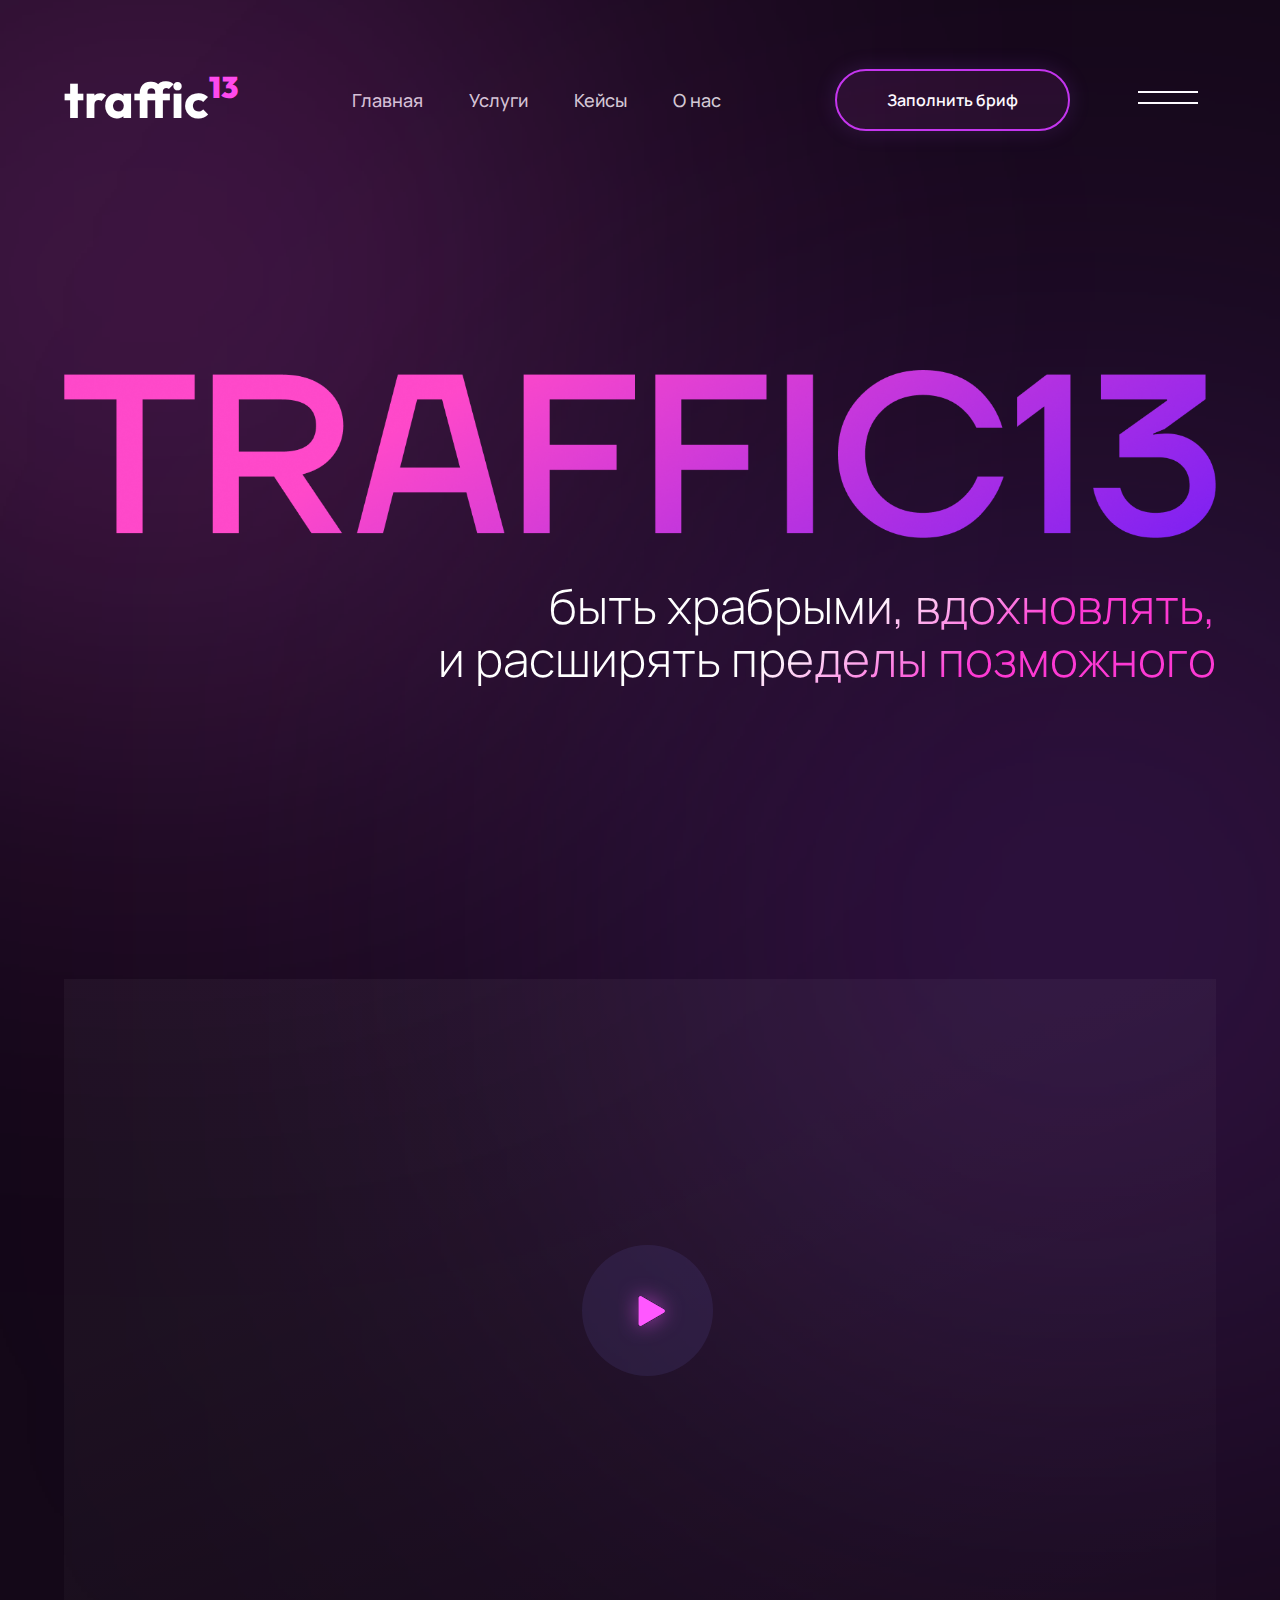
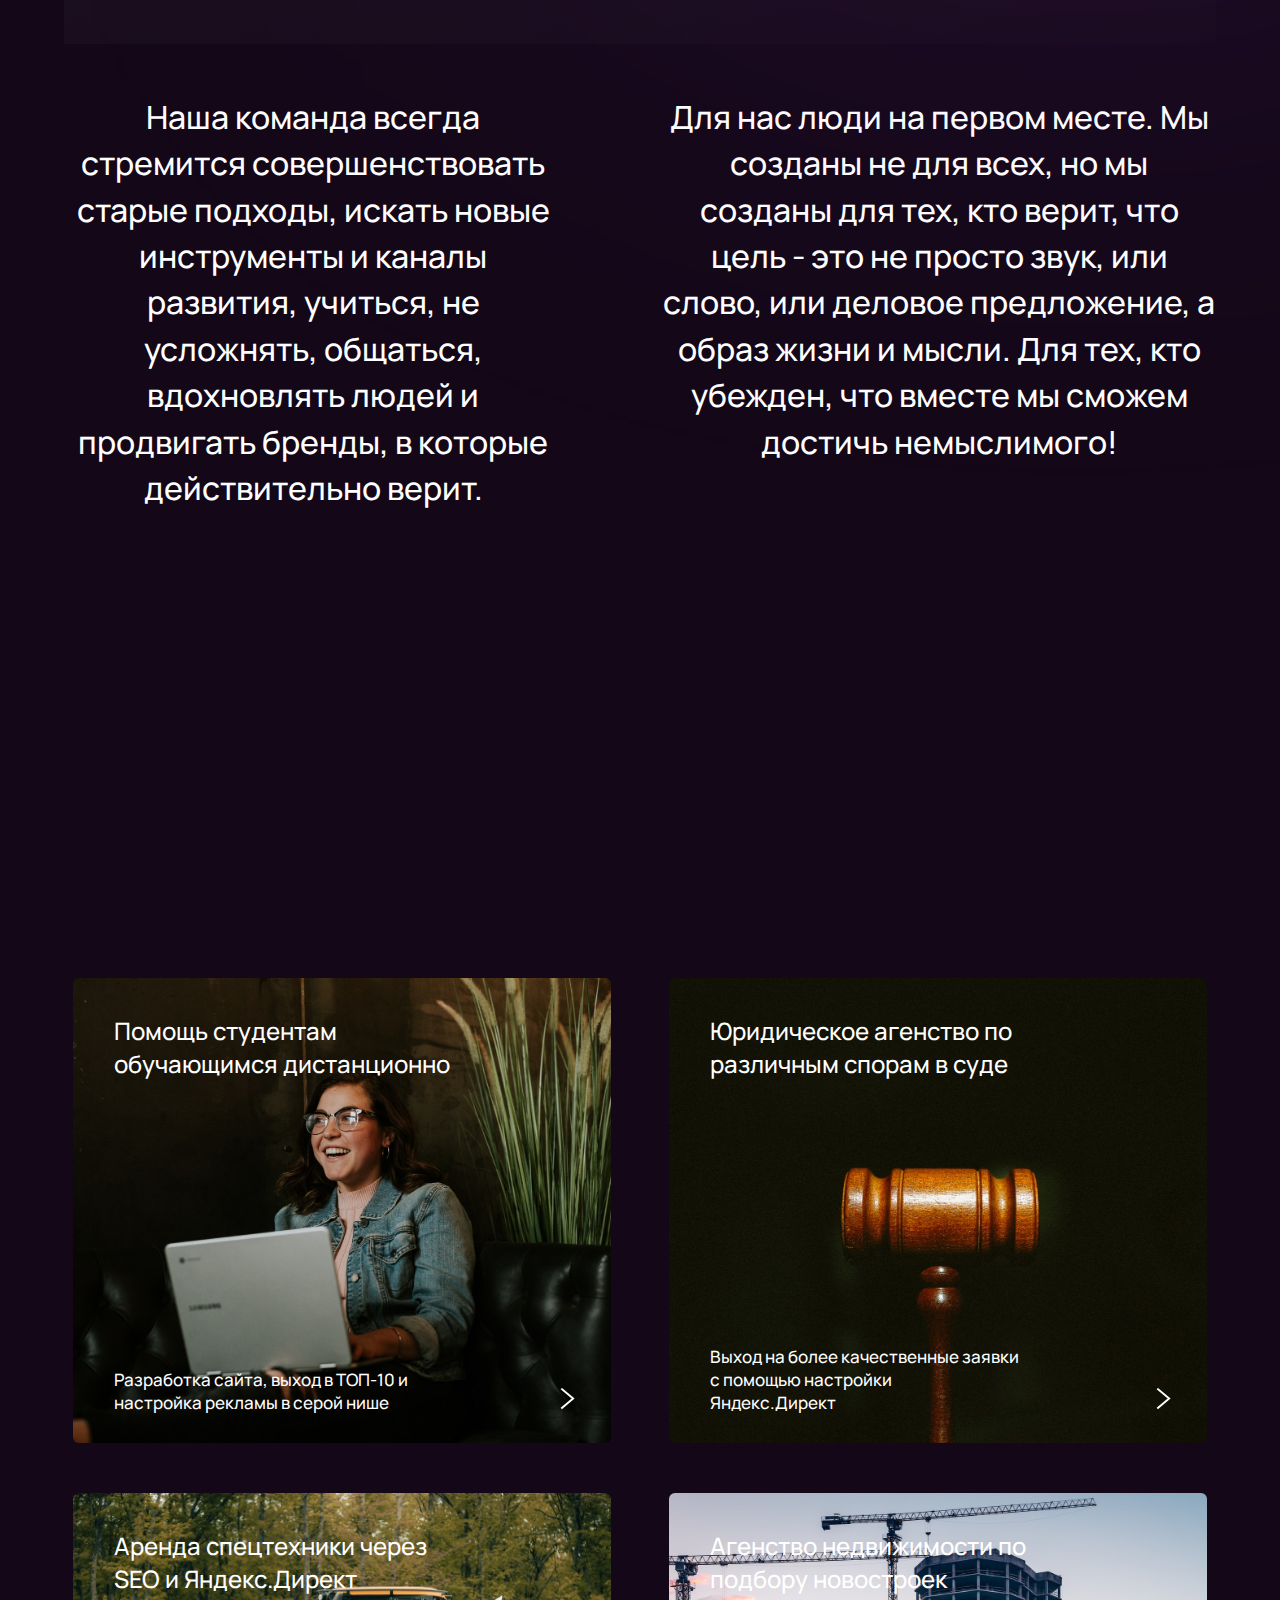
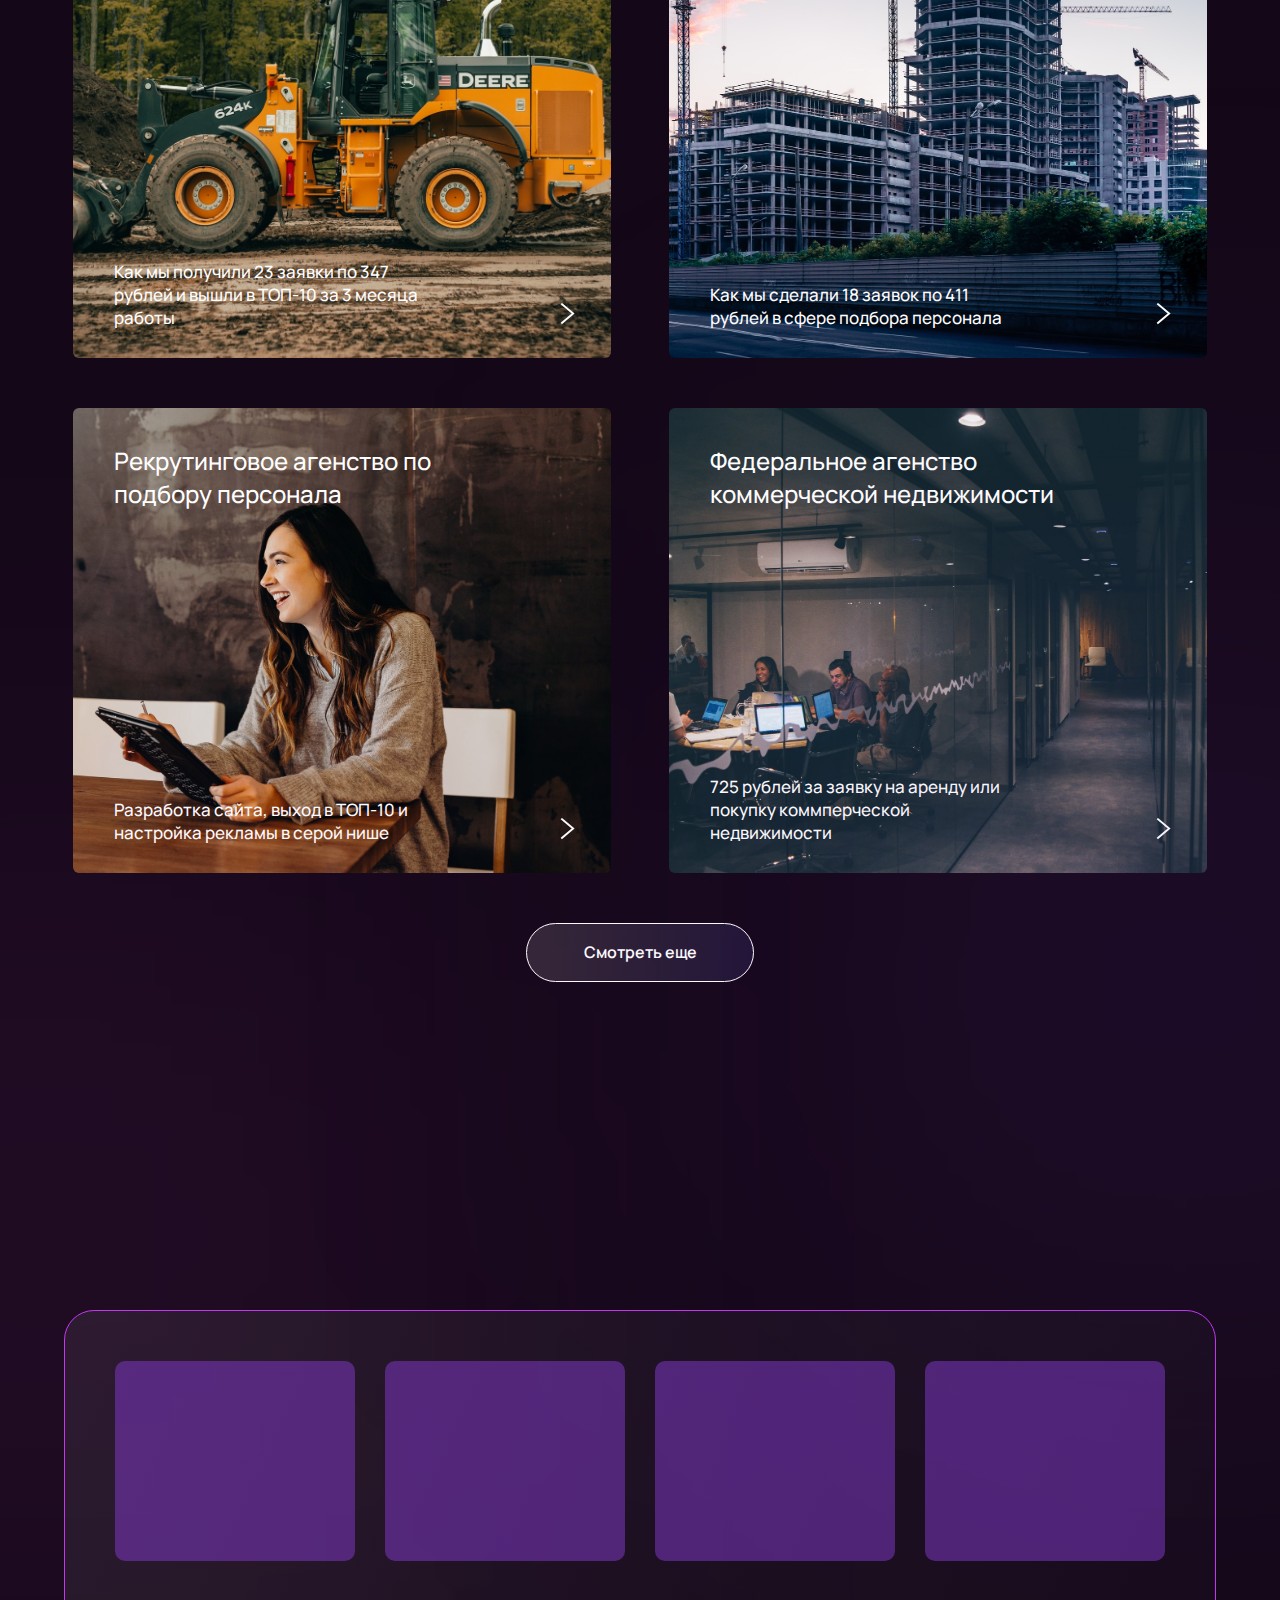
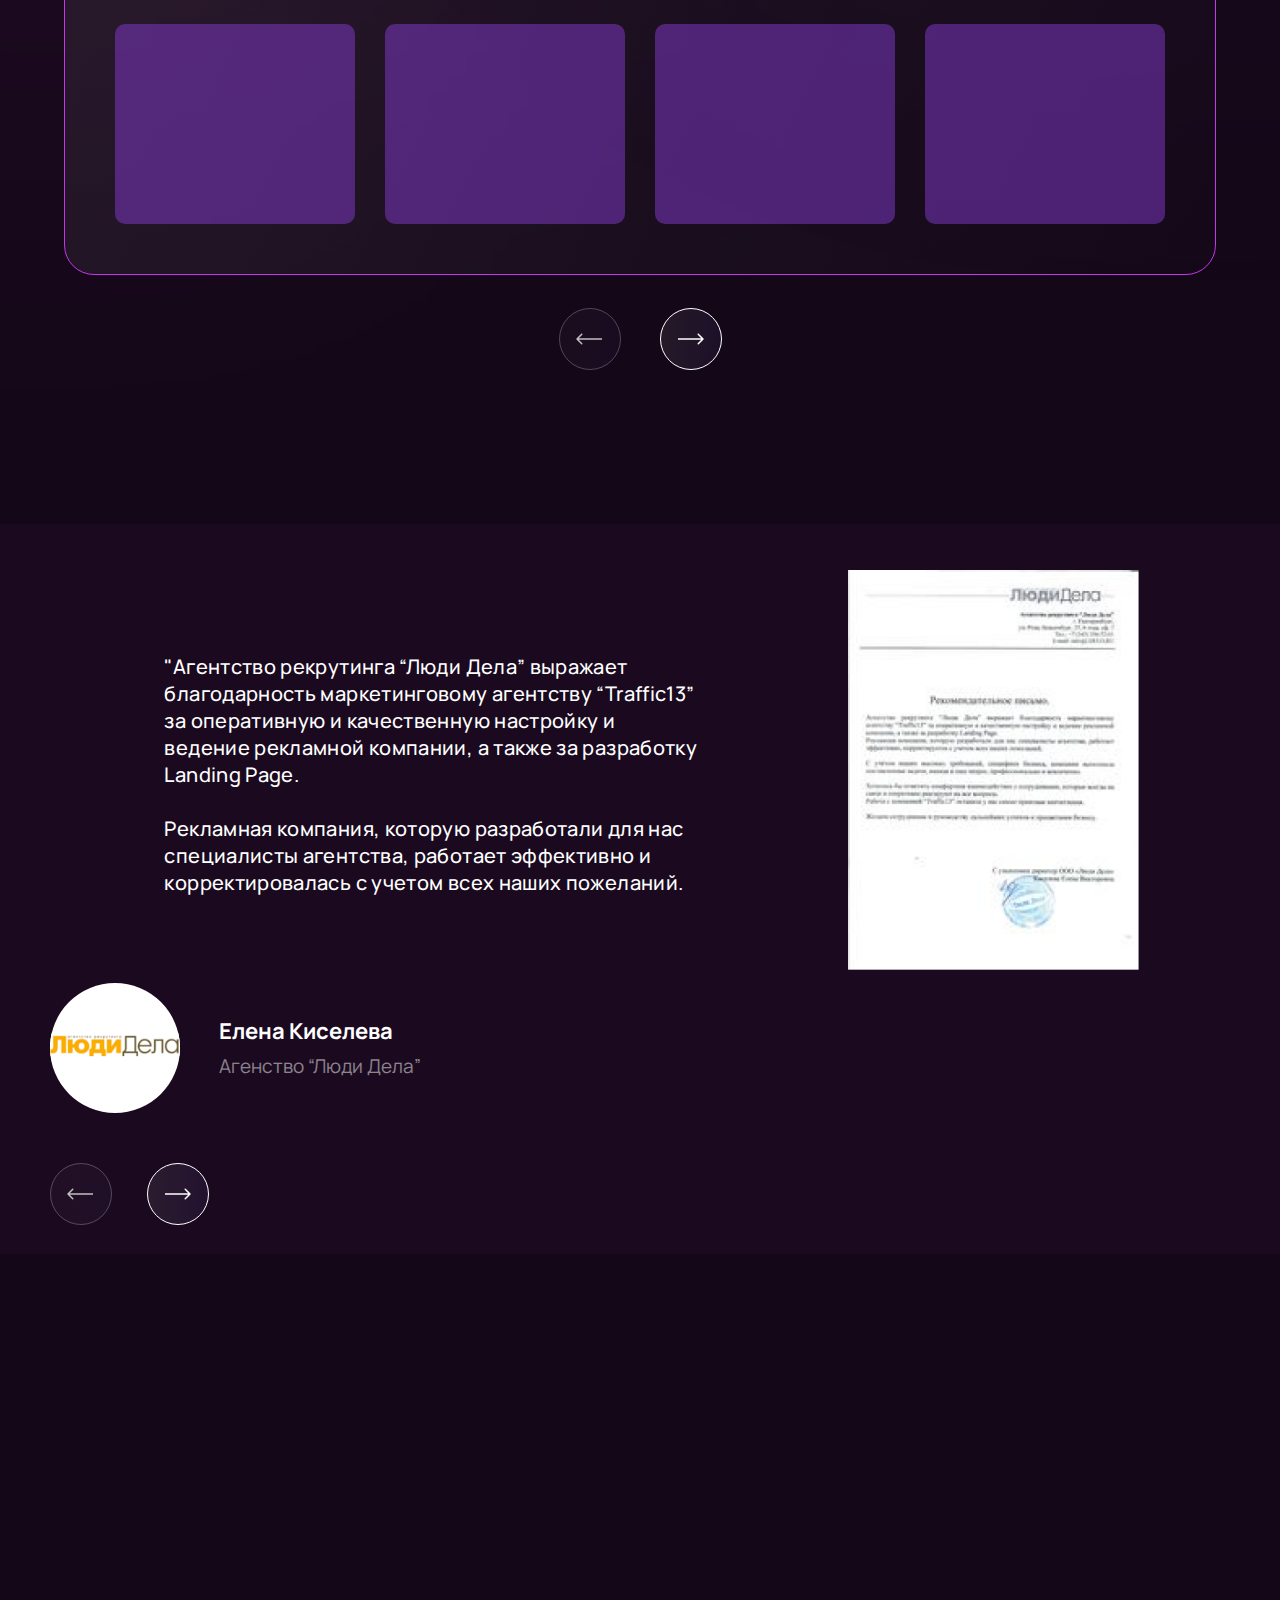
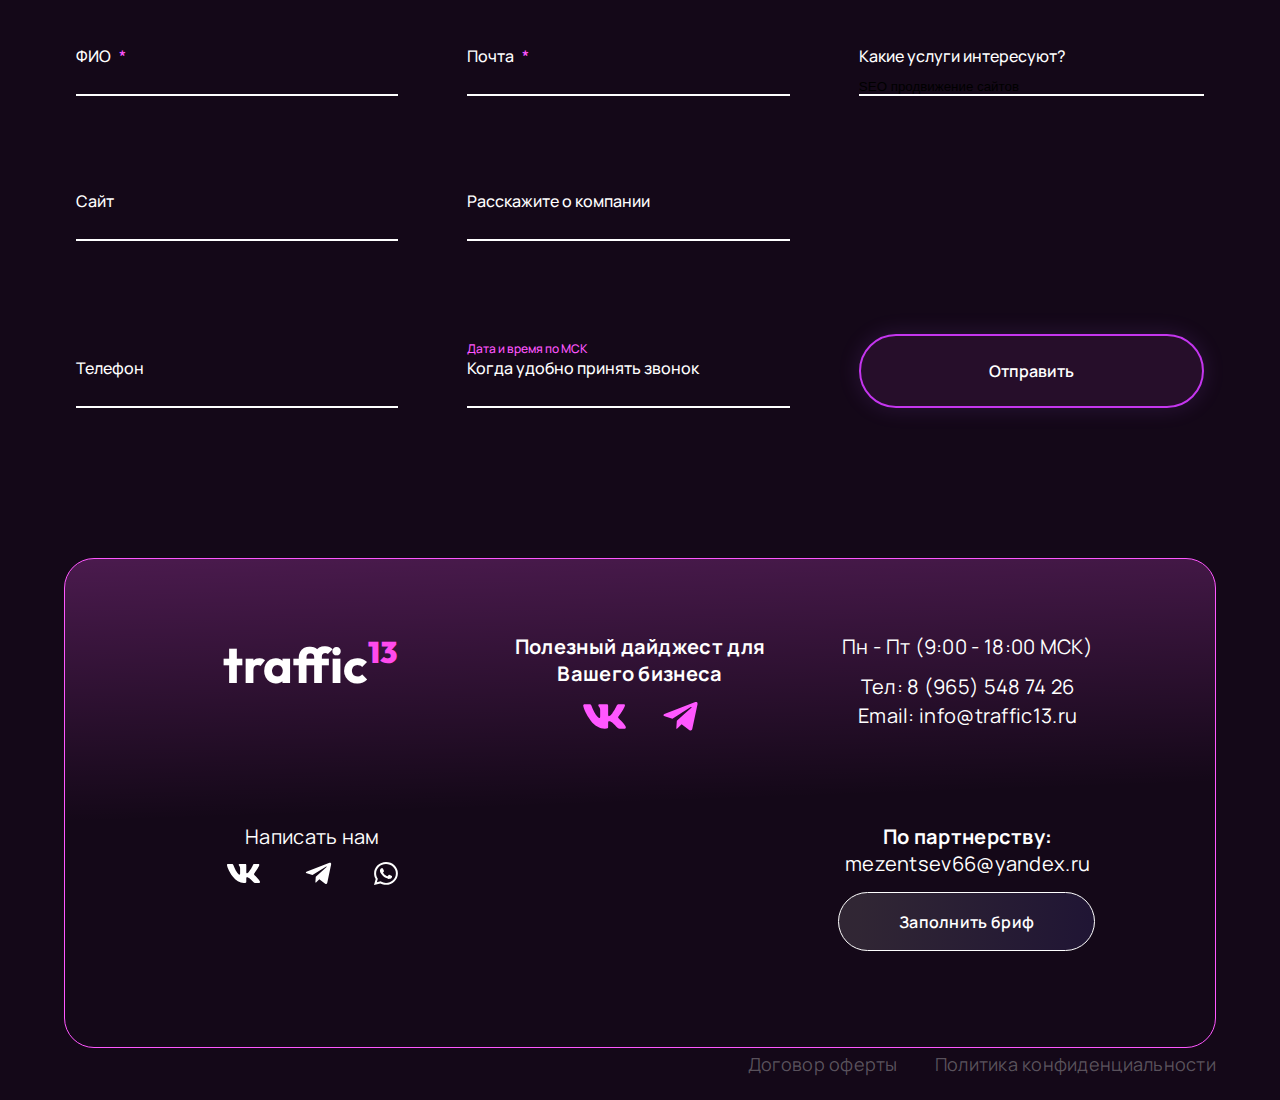
<file: html/index.html>
<!DOCTYPE html>
<html lang="en">
<head>
    <meta charset="UTF-8">
    <meta name="viewport" content="width=device-width, initial-scale=1.0">
    <title>Traffic</title>
    <link rel="preconnect" href="https://fonts.googleapis.com">
    <link rel="preconnect" href="https://fonts.gstatic.com" crossorigin>
    <link href="https://fonts.googleapis.com/css2?family=Manrope:wght@300;400;500;600;700&family=Outfit:wght@700;900&display=swap" rel="stylesheet">
    <link rel="stylesheet" href="../fonts/font.css">
    <link rel="stylesheet"href="https://cdnjs.cloudflare.com/ajax/libs/animate.css/4.1.1/animate.min.css"/>
    <link rel="stylesheet" href="../css/firstpage.css">
    <link rel="stylesheet" href="../css/style-mobile-first-page.css">
</head>
<body>
    <div class="main">
        <div class="first-ellips"></div>
        <div class="burger-menu">
            <div class="content">
                <div class="top-content">
                    <div class="logo">
                        <h4>traffic</h4>
                        <span>13</span>
                    </div>
                
                    <div class="right-items">
                        <div class="button"><a href="./index.html#brif">Заполнить бриф</a></div>
                        <div class="close"><a href="#"><img src="../images/close menu.svg" alt="close-menu"></a></div>
                    </div>
                </div>
                <nav class="menu center">
                    <ul>
                        <li><a href="#">Главная</a></li>
                        <li><a href="#">FAQ</a></li>
                    </ul>
                    <ul>
                        <li><a href="./secondpage.html">Услуги</a></li>
                        <li><a href="#">Дайджест</a></li>
                    </ul>
                    <ul>
                        <li><a href="./thirdpage.html">Кейсы</a></li>
                        <li><a href="#">Контакты</a></li>
                    </ul>
                    <ul>
                        <li><a href="#">О нас</a></li>
                        <li><a href="#">Партнерам</a></li>
                    </ul>
                </nav>
            </div>
        </div>
        <header class="center">
            <div class="logo">
                <h4>traffic</h4>
                <span>13</span>
            </div>

            <nav class="menu">
                <ul>
                    <li><a href="#">Главная</a></li>
                    <li><a href="./secondpage.html">Услуги</a></li>
                    <li><a href="./thirdpage.html">Кейсы</a></li>
                    <li><a href="#">О нас</a></li>
                </ul>
            </nav>

            <div class="right-items">
                <a href="./index.html#brif">Заполнить бриф</a>
                <a class="menu-open" href="#"><img src="../images/burger.svg" alt="Menu"></a>
            </div>
        </header>

        <div class="second-ellips"></div>

        <section class="first-container center">
            <img class="wow animate_animated animate__fadeInDown" src="../images/container-first-h1.png" alt="traffic13">
            <p class="wow animate_animated animate__fadeInUp">Быть храбрыми, вдохновлять,<br>и расширять пределы позможного</p>
        </section>

        <section class="second-container">
            <div class="left-items">
                <p>Наша команда всегда стремится совершенствовать старые подходы, искать новые инструменты и каналы развития, учиться, не усложнять, общаться, вдохновлять людей и продвигать бренды, в которые действительно верит.</p>
                
                <p>Для нас люди на первом месте. Мы созданы не для всех, но мы созданы для тех, кто верит, что цель - это не просто звук, или слово, или деловое предложение, а образ жизни и мысли. Для тех, кто убежден, что вместе мы сможем достичь немыслимого!</p>
            </div>

            <div class="right-item">
                <div class="video">
                    <div class="play-item">
                        <img src="../images/second-container-play-item.svg" alt="play">
                    </div>
                </div>
            </div>
        </section>

        <section class="container3 center">
            <h3 class="wow animate_animated animate__fadeInLeft">Кейсы</h3>
            <div class="cards">
                <div class="card1">
                    <p>Помощь студентам обучающимся дистанционно</p>
                    <div class="bottom-items">
                        <p>Разработка сайта, выход в ТОП-10 и настройка рекламы в серой нише</p>
                        <img src="../images/sect3-arrow.svg" alt="arrow">
                    </div>
                </div>

                <div class="card2">
                    <p>Юридическое агенство по различным спорам в суде</p>
                    <div class="bottom-items">
                        <p>Выход на более качественные заявки с помощью настройки Яндекс.Директ</p>
                        <img src="../images/sect3-arrow.svg" alt="arrow">
                    </div>
                </div>

                <div class="card3">
                    <p>Аренда спецтехники через SEO и Яндекс.Директ</p>
                    <div class="bottom-items">
                        <p>Как мы получили 23 заявки по 347 рублей и вышли в ТОП-10 за 3 месяца работы</p>
                        <img src="../images/sect3-arrow.svg" alt="arrow">
                    </div>
                </div>

                <div class="card4">
                    <p>Агенство недвижимости по подбору новостроек</p>
                    <div class="bottom-items">
                        <p>Как мы сделали 18 заявок по 411 рублей в сфере подбора персонала</p>
                        <img src="../images/sect3-arrow.svg" alt="arrow">
                    </div>
                </div>

                <div class="card5">
                    <p>Рекрутинговое агенство по подбору персонала</p>
                    <div class="bottom-items">
                        <p>Разработка сайта, выход в ТОП-10 и настройка рекламы в серой нише</p>
                        <img src="../images/sect3-arrow.svg" alt="arrow">
                    </div>
                </div>

                <div class="card6">
                    <p>Федеральное агенство коммерческой недвижимости</p>
                    <div class="bottom-items">
                        <p>725 рублей за заявку на аренду или покупку коммперческой недвижимости</p>
                        <img src="../images/sect3-arrow.svg" alt="arrow">
                    </div>
                </div>
                
            </div>
            <div class="button"><a href="#">Смотреть еще</a></div>
        </section>

        <div class="ellips3"></div>
        <div class="ellips4"></div>

        <section class="container4 center">
            <h4 class="wow animate_animated animate__fadeInRight">Клиенты</h4>
            <div class="logo">
                <div class="logo-img"></div>
                <div class="logo-img"></div>
                <div class="logo-img"></div>
                <div class="logo-img"></div>
                <div class="logo-img"></div>
                <div class="logo-img"></div>
                <div class="logo-img"></div>
                <div class="logo-img"></div>
            </div>
            <div class="swap-items">
                <img src="../images/item2-cont4.svg" alt="left-swap">
                <img src="../images/item-cont4.svg" alt="right-swap">
            </div>
        </section>

        <section class="container5">
            <div class="left-items">
                <div class="user">
                    <img src="../images/user-picture-cont5.svg" alt="user">
                    <div class="user-name">
                        <h5>Елена Киселева</h5>
                        <p>Агенство “Люди Дела”</p>
                    </div>
                </div>
                <div class="swap-items">
                    <img src="../images/item2-cont4.svg" alt="left-swap">
                    <img src="../images/item-cont4.svg" alt="right-swap">
                </div>
            </div>

            <div class="info">
                <p>"Агентство рекрутинга “Люди Дела” выражает благодарность маркетинговому агентству “Traffic13” за оперативную и качественную настройку и ведение рекламной компании, а также за разработку Landing Page. <br> <br>Рекламная компания, которую разработали для нас специалисты агентства, работает эффективно и корректировалась с учетом всех наших пожеланий.</p>
            </div>

            <div class="contract">
                <img src="../images/cont5-right-item.png" alt="contract">
            </div>
        </section>

        <section class="container6 center" id="brif">
            <div class="top-items wow animate_animated animate__fadeInDown">
                <h2>Оставить заявку</h2>
                <p>Давайте поговорим о том,</p>
                <p>как мы можем сделать <span>отличную работу</span> вместе</p>
            </div>
            <form method="get">
                <div class="name">
                    <p>ФИО<span>*</span></p>
                    <input type="text" name="name" required>
                </div>

                <div class="email">
                    <p>Почта<span>*</span></p>
                    <input type="email" name="email" required>
                </div>

                <div class="services">
                    <p>Какие услуги интересуют?</p>
                    <select name="services" id="services">
                        <option value="1">SEO продвижение сайтов</option>
                        <option value="2">Настройка CRM</option>
                        <option value="3">Настройка и ведение контекстной рекламы</option>
                    </select>
                </div>

                <div class="site">
                    <p>Сайт</p>
                    <input type="text" name="site">
                </div>

                <div class="tell-about">
                    <p>Расскажите о компании</p>
                    <input type="text" name="tell-about">
                </div>

                <div class="number">
                    <p>Телефон</p>
                    <input type="text" name="number">
                </div>

                <div class="site">
                    <span>Дата и время по МСК</span>
                    <p>Когда удобно принять звонок</p>
                    <input type="text" name="name">
                </div>

                <div class="submit">
                    <input type="submit" value="Отправить">
                </div>
            </form>
        </section>

        <footer class="center">
            <div class="footer">
                <div class="logo">
                    <h4>traffic</h4>
                    <span>13</span>
                </div>
                <div class="widjet">
                    <p>Полезный дайджест для Вашего бизнеса</p>
                    <div class="urls">
                        <a href="#"><img src="../images/icon-vk.svg" alt="vk"></a>
                        <a href="#"><img src="../images/icon-tg.svg" alt="tg"></a>
                    </div>
                </div>
                <div class="contact">
                    <p>Пн - Пт (9:00 - 18:00 МСК)</p>
                    <a href="tel:89655487426">Тел: 8 (965) 548 74 26</a>
                    <a href="mailto:info@traffic13.ru">Email: info@traffic13.ru</a>
                </div>
                <div class="contact-soc">
                    <p>Написать нам</p>
                    <div class="urls">
                        <a href="#"><img src="../images/icon-vk-white.svg" alt="vk"></a>
                        <a href="#"><img src="../images/icon-tg-white.svg" alt="tg"></a>
                        <a href="#"><img src="../images/icon-whatsapp-white.svg" alt="whatsapp"></a>
                    </div>
                </div>
                <div class="partner">
                    <p>По партнерству:<br><span>mezentsev66@yandex.ru</span></p>
                    <div class="button"><a href="./index.html#brif">Заполнить бриф</a></div>
                </div>
            </div>
        </footer>

        <div class="bottom-footer center">
            <span>Договор оферты</span>
            <span>Политика конфиденциальности</span>
        </div>
    </div>

    <script src="../js/wow.min.js"></script>
    <script>
        new WOW().init();
        </script>
    <script src="../js/script.js"></script>
</body>
</html>
</file>
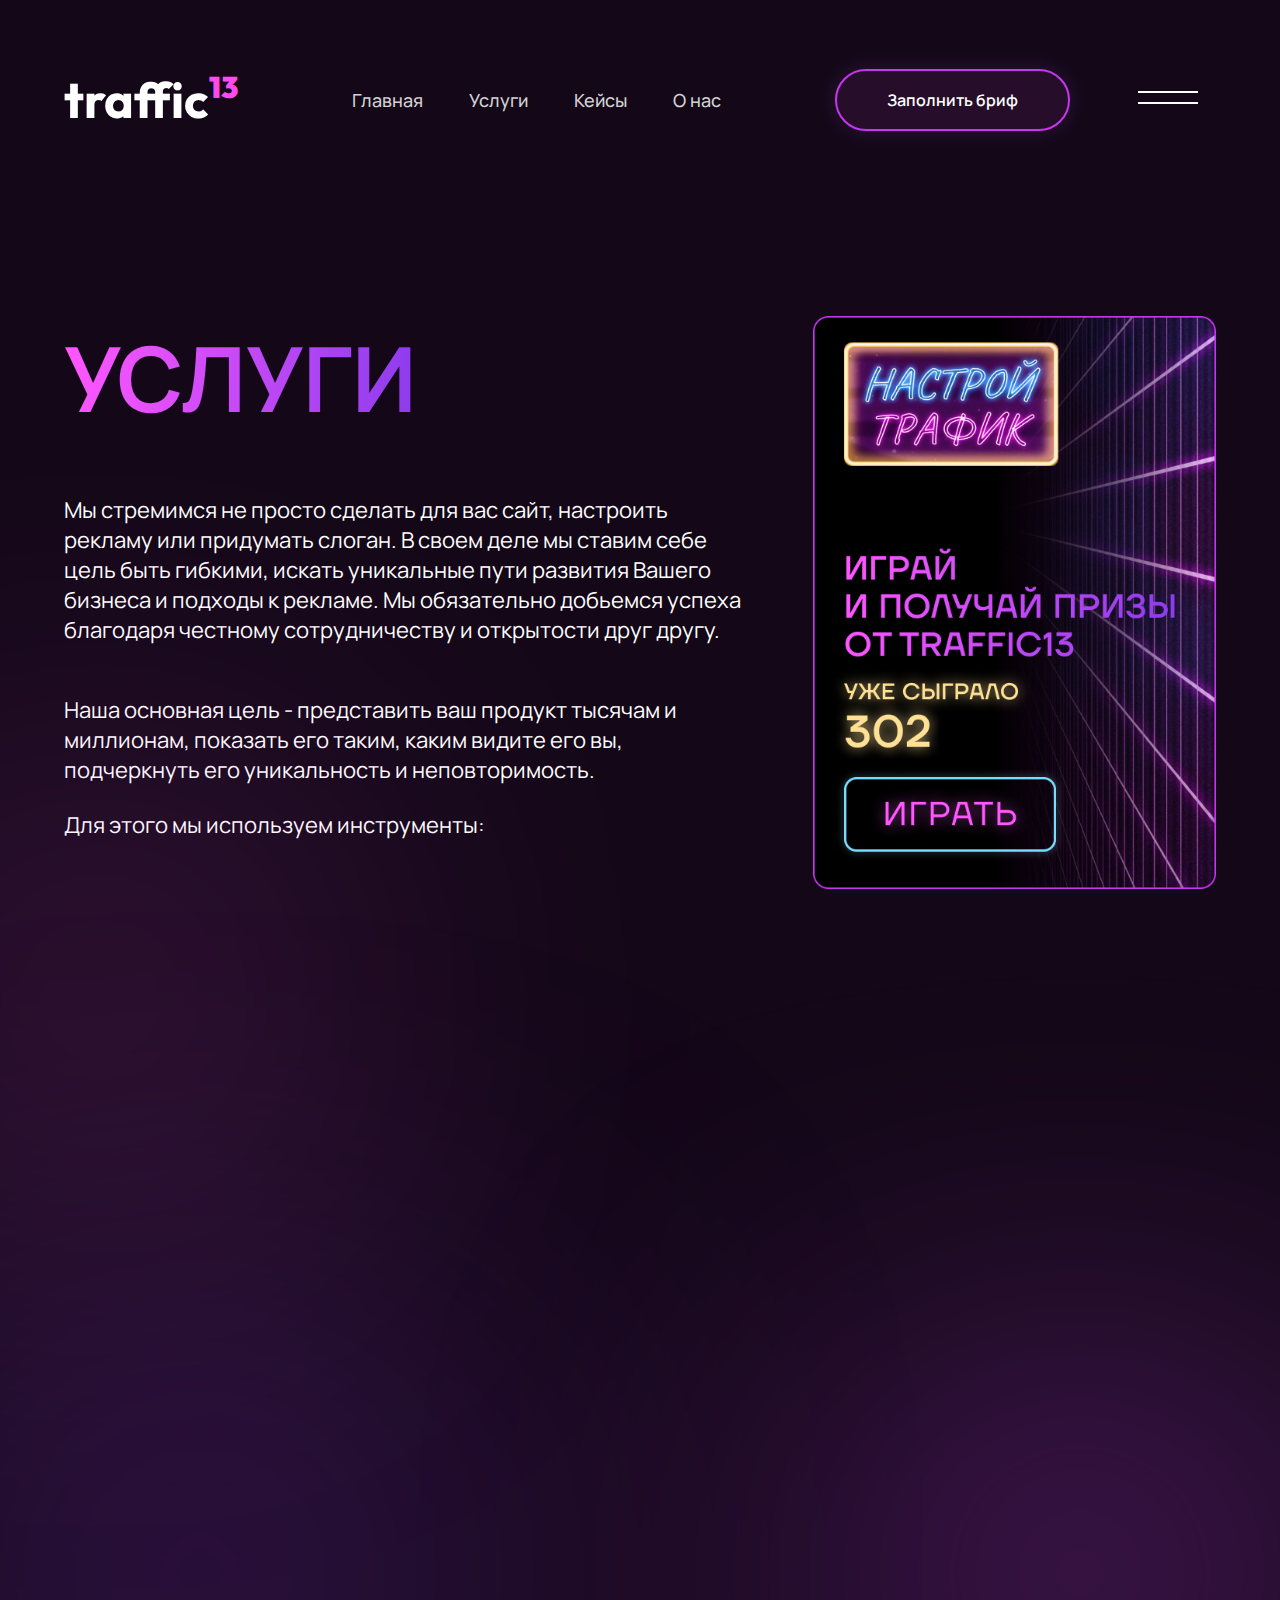
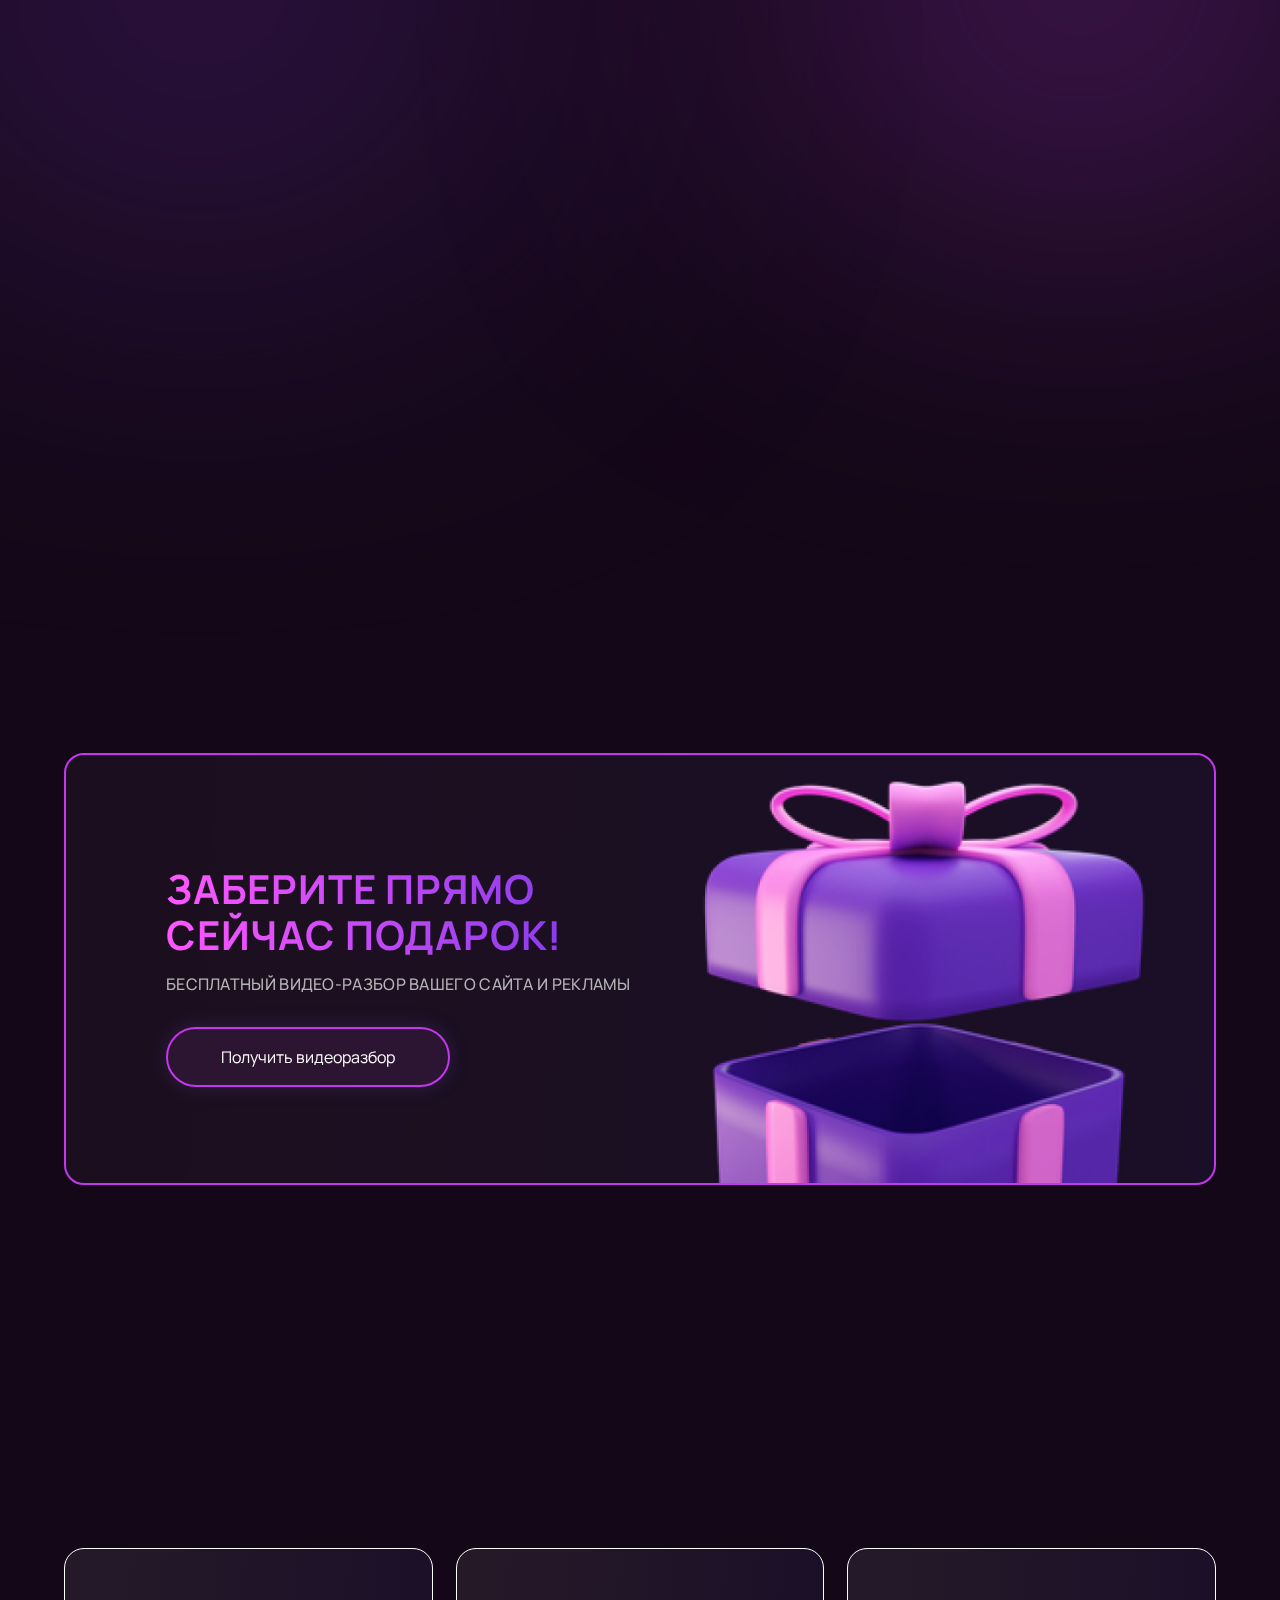
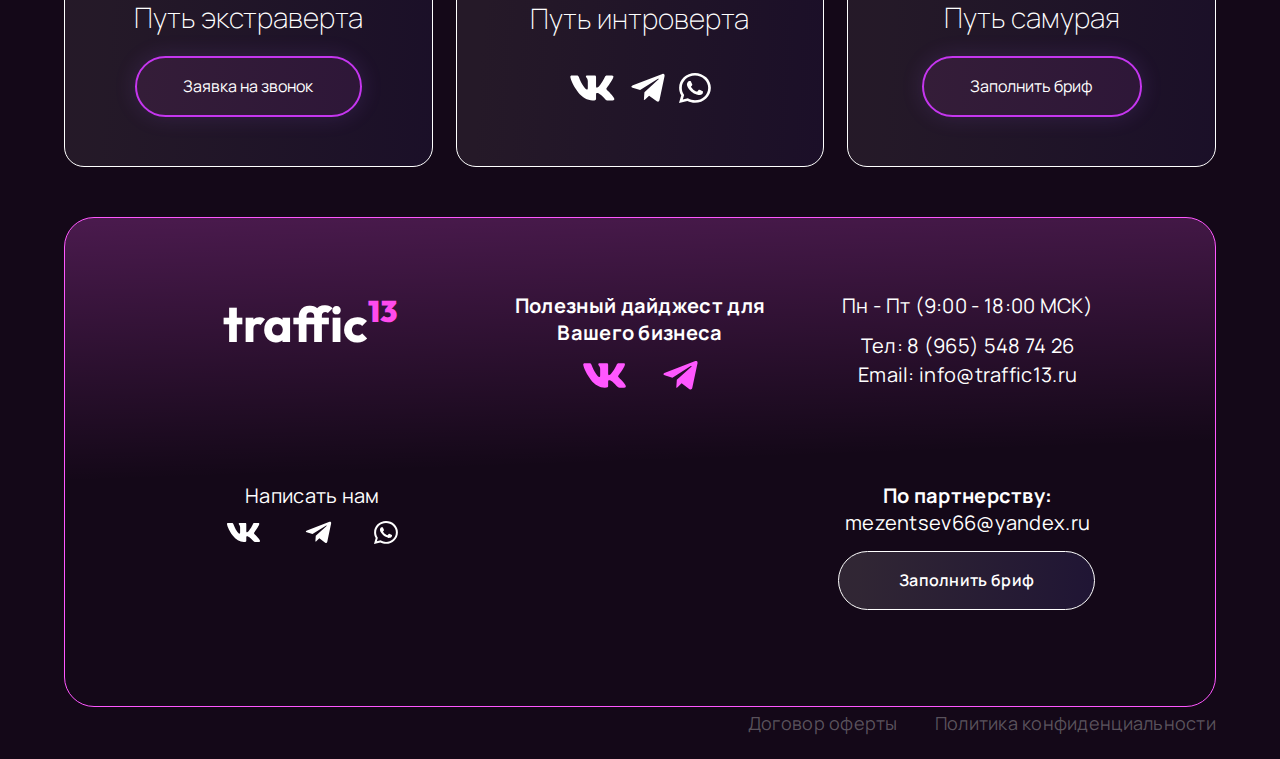
<file: html/secondpage.html>
<!DOCTYPE html>
<html lang="en">
<head>
    <meta charset="UTF-8">
    <meta name="viewport" content="width=device-width, initial-scale=1.0">
    <title>Traffic</title>
    <link rel="preconnect" href="https://fonts.googleapis.com">
    <link rel="preconnect" href="https://fonts.gstatic.com" crossorigin>
    <link href="https://fonts.googleapis.com/css2?family=Manrope:wght@300;400;500;600;700&family=Outfit:wght@700;900&display=swap" rel="stylesheet">
    <link rel="stylesheet" href="../fonts/font.css">
    <link rel="stylesheet"href="https://cdnjs.cloudflare.com/ajax/libs/animate.css/4.1.1/animate.min.css"/>
    <link rel="stylesheet" href="../css/secondpage.css">
    <link rel="stylesheet" href="../css/secondpage-mobile.css">
</head>
<body>
    <div class="main">
        <div class="ellips1"></div>
        <div class="ellips2"></div>
        <div class="ellips3"></div>
        <div class="ellips4"></div>
        <div class="burger-menu">
            <div class="content">
                <div class="top-content">
                    <div class="logo">
                        <h4>traffic</h4>
                        <span>13</span>
                    </div>
                
                    <div class="right-items">
                        <div class="button"><a href="./index.html#brif">Заполнить бриф</a></div>
                        <div class="close"><a href="#"><img src="../images/close menu.svg" alt="close-menu"></a></div>
                    </div>
                </div>
                <nav class="menu center">
                    <ul>
                        <li><a href="./index.html">Главная</a></li>
                        <li><a href="#">FAQ</a></li>
                    </ul>
                    <ul>
                        <li><a href="#">Услуги</a></li>
                        <li><a href="#">Дайджест</a></li>
                    </ul>
                    <ul>
                        <li><a href="./thirdpage.html">Кейсы</a></li>
                        <li><a href="#">Контакты</a></li>
                    </ul>
                    <ul>
                        <li><a href="#">О нас</a></li>
                        <li><a href="#">Партнерам</a></li>
                    </ul>
                </nav>
            </div>
        </div>
        <header class="center">
            <div class="logo">
                <h4>traffic</h4>
                <span>13</span>
            </div>

            <nav class="menu">
                <ul>
                    <li><a href="./index.html">Главная</a></li>
                    <li><a href="#">Услуги</a></li>
                    <li><a href="./thirdpage.html">Кейсы</a></li>
                    <li><a href="#">О нас</a></li>
                </ul>
            </nav>

            <div class="right-items">
                <a href="./index.html#brif">Заполнить бриф</a>
                <a class="menu-open" href="#"><img src="../images/burger.svg" alt="Menu"></a>
            </div>
        </header>


        <section class="container1 center">
            <div class="top-items">
                <div class="left-items">
                    <h1 class="wow animate_animated animate__fadeInDown">Услуги</h1>
                    <p>Мы стремимся не просто сделать для вас сайт, настроить рекламу или придумать слоган. В своем деле мы ставим себе цель быть гибкими, искать уникальные пути развития Вашего бизнеса и подходы к рекламе. Мы обязательно добьемся успеха благодаря честному сотрудничеству и открытости друг другу.</p>
                    <p>Наша основная цель - представить ваш продукт тысячам и миллионам, показать его таким, каким видите его вы, подчеркнуть его уникальность и неповторимость.</p>
                    <p>Для этого мы используем инструменты:</p>
                </div>
                <div class="right-items wow animate_animated animate__fadeInRight">
                    <img src="../images/games.png" alt="Game">
                </div>
            </div>

            <div class="services">
                <div class="item1 wow animate_animated animate__fadeInDown">
                    <div class="top">
                        <h4>КОНТЕКСТНАЯ РЕКЛАМА</h4>
                        <img class="open-item open1 show-item" src="../images/open.svg" alt="open">
                        <img class="close-item close1" src="../images/close.svg" alt="close">
                    </div>

                    <div class="bottom question1">
                        <div class="left">
                            <p>Реклама в социальных сетях <br> для малого и среднего бизнеса</p>
                            <p>Привлечение клиентов из ВКонтакте и Телеграм</p>
                        </div>
                        <div class="right">
                            <ul>
                                <li>SMM</li>
                                <li>Продвижение группы</li>
                                <li>Таргетированная реклама</li>
                            </ul>
                        </div>
                    </div>
                </div>

                <div class="item2 wow animate_animated animate__fadeInDown">
                    <div class="top">
                        <h4>СОЦИАЛЬНЫЕ СЕТИ</h4>
                        <img class="open-item open2 show-item" src="../images/open.svg" alt="open">
                        <img class="close-item close2" src="../images/close.svg" alt="close">
                    </div>

                    <div class="bottom question2">
                        <div class="left">
                            <p>Реклама в социальных сетях <br> для малого и среднего бизнеса</p>
                            <p>Привлечение клиентов из ВКонтакте и Телеграм</p>
                        </div>
                        <div class="right">
                            <ul>
                                <li>SMM</li>
                                <li>Продвижение группы</li>
                                <li>Таргетированная реклама</li>
                            </ul>
                        </div>
                    </div>
                </div>

                <div class="item3 wow animate_animated animate__fadeInDown">
                    <div class="top">
                        <h4>КОПИРАЙТИНГ</h4>
                        <img class="open-item open3 show-item" src="../images/open.svg" alt="open">
                        <img class="close-item close3" src="../images/close.svg" alt="close">
                    </div>

                    <div class="bottom question3">
                        <div class="left">
                            <p>Реклама в социальных сетях <br> для малого и среднего бизнеса</p>
                            <p>Привлечение клиентов из ВКонтакте и Телеграм</p>
                        </div>
                        <div class="right">
                            <ul>
                                <li>SMM</li>
                                <li>Продвижение группы</li>
                                <li>Таргетированная реклама</li>
                            </ul>
                        </div>
                    </div>
                </div>

                <div class="item4 wow animate_animated animate__fadeInDown">
                    <div class="top">
                        <h4>РАЗРАБОТКА САЙТОВ</h4>
                        <img class="open-item open4 show-item" src="../images/open.svg" alt="open">
                        <img class="close-item close4" src="../images/close.svg" alt="close">
                    </div>

                    <div class="bottom question4">
                        <div class="left">
                            <p>Реклама в социальных сетях <br> для малого и среднего бизнеса</p>
                            <p>Привлечение клиентов из ВКонтакте и Телеграм</p>
                        </div>
                        <div class="right">
                            <ul>
                                <li>SMM</li>
                                <li>Продвижение группы</li>
                                <li>Таргетированная реклама</li>
                            </ul>
                        </div>
                    </div>
                </div>

                <div class="item5 wow animate_animated animate__fadeInDown">
                    <div class="top">
                        <h4>ВИДЕО</h4>
                        <img class="open-item open5 show-item" src="../images/open.svg" alt="open">
                        <img class="close-item close5" src="../images/close.svg" alt="close">
                    </div>

                    <div class="bottom question5">
                        <div class="left">
                            <p>Реклама в социальных сетях <br> для малого и среднего бизнеса</p>
                            <p>Привлечение клиентов из ВКонтакте и Телеграм</p>
                        </div>
                        <div class="right">
                            <ul>
                                <li>SMM</li>
                                <li>Продвижение группы</li>
                                <li>Таргетированная реклама</li>
                            </ul>
                        </div>
                    </div>
                </div>

                <div class="item6 wow animate_animated animate__fadeInDown">
                    <div class="top">
                        <h4>ГЕЙМИФИКАЦИЯ</h4>
                        <img class="open-item open6 show-item" src="../images/open.svg" alt="open">
                        <img class="close-item close6" src="../images/close.svg" alt="close">
                    </div>

                    <div class="bottom question6">
                        <div class="left">
                            <p>Реклама в социальных сетях <br> для малого и среднего бизнеса</p>
                            <p>Привлечение клиентов из ВКонтакте и Телеграм</p>
                        </div>
                        <div class="right">
                            <ul>
                                <li>SMM</li>
                                <li>Продвижение группы</li>
                                <li>Таргетированная реклама</li>
                            </ul>
                        </div>
                    </div>
                </div>
            </div>

            <div class="game-mobile"><img src="../images/games.png" alt="Game"></div>
        </section>


        <section class="container2 center">
            <div class="content">
                <div class="left-items">
                    <div class="top">
                        <h4>ЗАБЕРИТЕ ПРЯМО <br> СЕЙЧАС ПОДАРОК!</h4>
                        <h4 class="mobile-h4">ЗАБЕРИТЕ ПРЯМО СЕЙЧАС ПОДАРОК!</h4>
                        <p>БЕСПЛАТНЫЙ ВИДЕО-РАЗБОР ВАШЕГО САЙТА И РЕКЛАМЫ</p>
                    </div>
                    <div class="button">
                        <a href="#">Получить видеоразбор</a>
                    </div>
                </div>
                <div class="right-item">
                    <img src="../images/gift.png" alt="gift">
                    <img class="mobile-gift" src="../images/gift.png" alt="gift">
                </div>
            </div>
        </section>


        <section class="container3 center">
            <div class="top-info wow animate_animated animate__fadeInDown">
                <h2>ОСТАВИТЬ ЗАЯВКУ</h2>
                <p>Давайте поговорим о том, как мы можем сделать <span>отличную работу</span> вместе</p>
            </div>

            <div class="bottom-items">
                <div class="item1">
                    <h4>Путь экстраверта</h4>
                    <div class="button"><a href="./index.html#brif">Заявка на звонок</a></div>
                </div>
                
                <div class="item2">
                    <h4>Путь интроверта</h4>
                    <div class="urls">
                        <a href="#"><img src="../images/icon-vk-white.svg" alt="vk"></a>
                        <a href="#"><img src="../images/icon-tg-white.svg" alt="tg"></a>
                        <a href="#"><img src="../images/icon-whatsapp-white.svg" alt="whatsapp"></a>
                    </div>
                </div>

                <div class="item3">
                    <h4>Путь самурая</h4>
                    <div class="button"><a href="./index.html#brif">Заполнить бриф</a></div>
                </div>
            </div>
        </section>

        <footer class="center">
            <div class="footer">
                <div class="logo">
                    <h4>traffic</h4>
                    <span>13</span>
                </div>
                <div class="widjet">
                    <p>Полезный дайджест для Вашего бизнеса</p>
                    <div class="urls">
                        <a href="#"><img src="../images/icon-vk.svg" alt="vk"></a>
                        <a href="#"><img src="../images/icon-tg.svg" alt="tg"></a>
                    </div>
                </div>
                <div class="contact">
                    <p>Пн - Пт (9:00 - 18:00 МСК)</p>
                    <a href="tel:89655487426">Тел: 8 (965) 548 74 26</a>
                    <a href="mailto:info@traffic13.ru">Email: info@traffic13.ru</a>
                </div>
                <div class="contact-soc">
                    <p>Написать нам</p>
                    <div class="urls">
                        <a href="#"><img src="../images/icon-vk-white.svg" alt="vk"></a>
                        <a href="#"><img src="../images/icon-tg-white.svg" alt="tg"></a>
                        <a href="#"><img src="../images/icon-whatsapp-white.svg" alt="whatsapp"></a>
                    </div>
                </div>
                <div class="partner">
                    <p>По партнерству:<br><span>mezentsev66@yandex.ru</span></p>
                    <div class="button"><a href="./index.html#brif">Заполнить бриф</a></div>
                </div>
            </div>
        </footer>

        <div class="bottom-footer center">
            <span>Договор оферты</span>
            <span>Политика конфиденциальности</span>
        </div>
    </div>

    <script src="../js/wow.min.js"></script>
    <script>
        new WOW().init();
        </script>
    <script src="../js/script.js"></script>

</body>
</html>
</file>
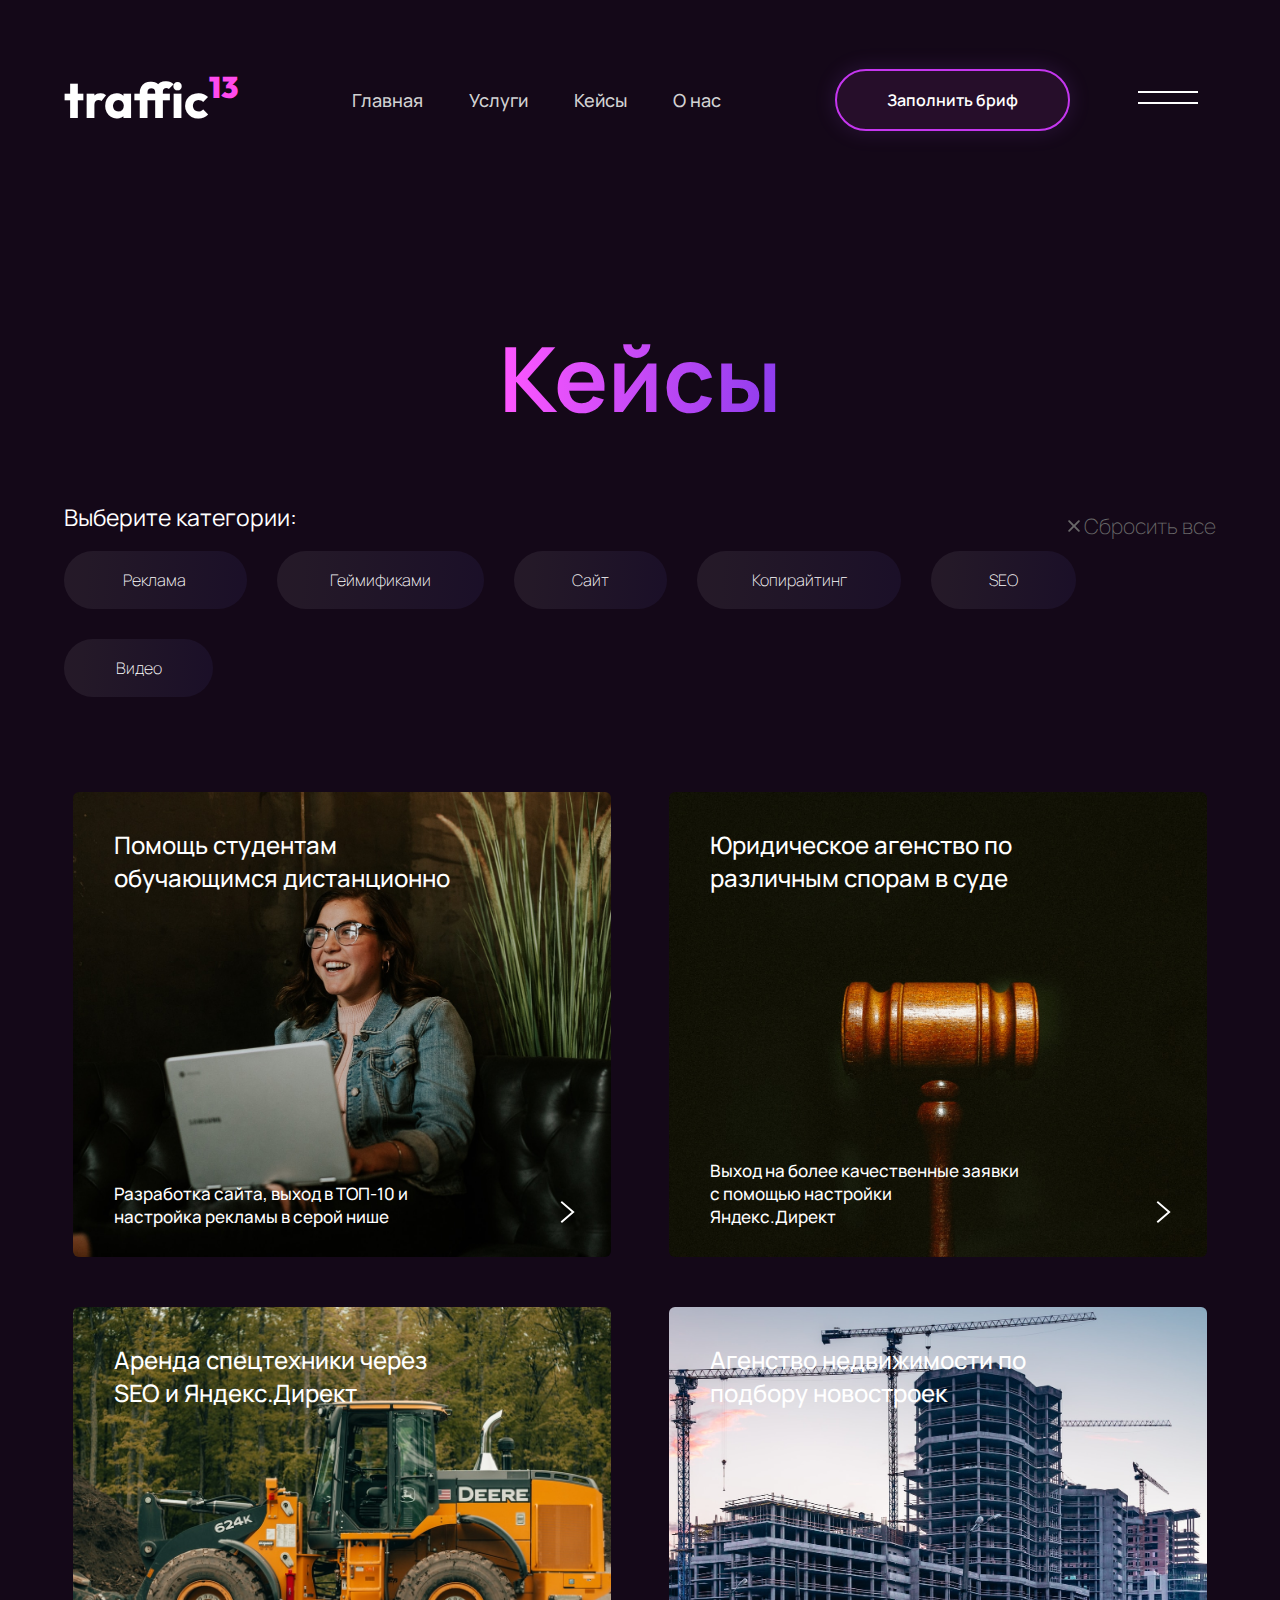
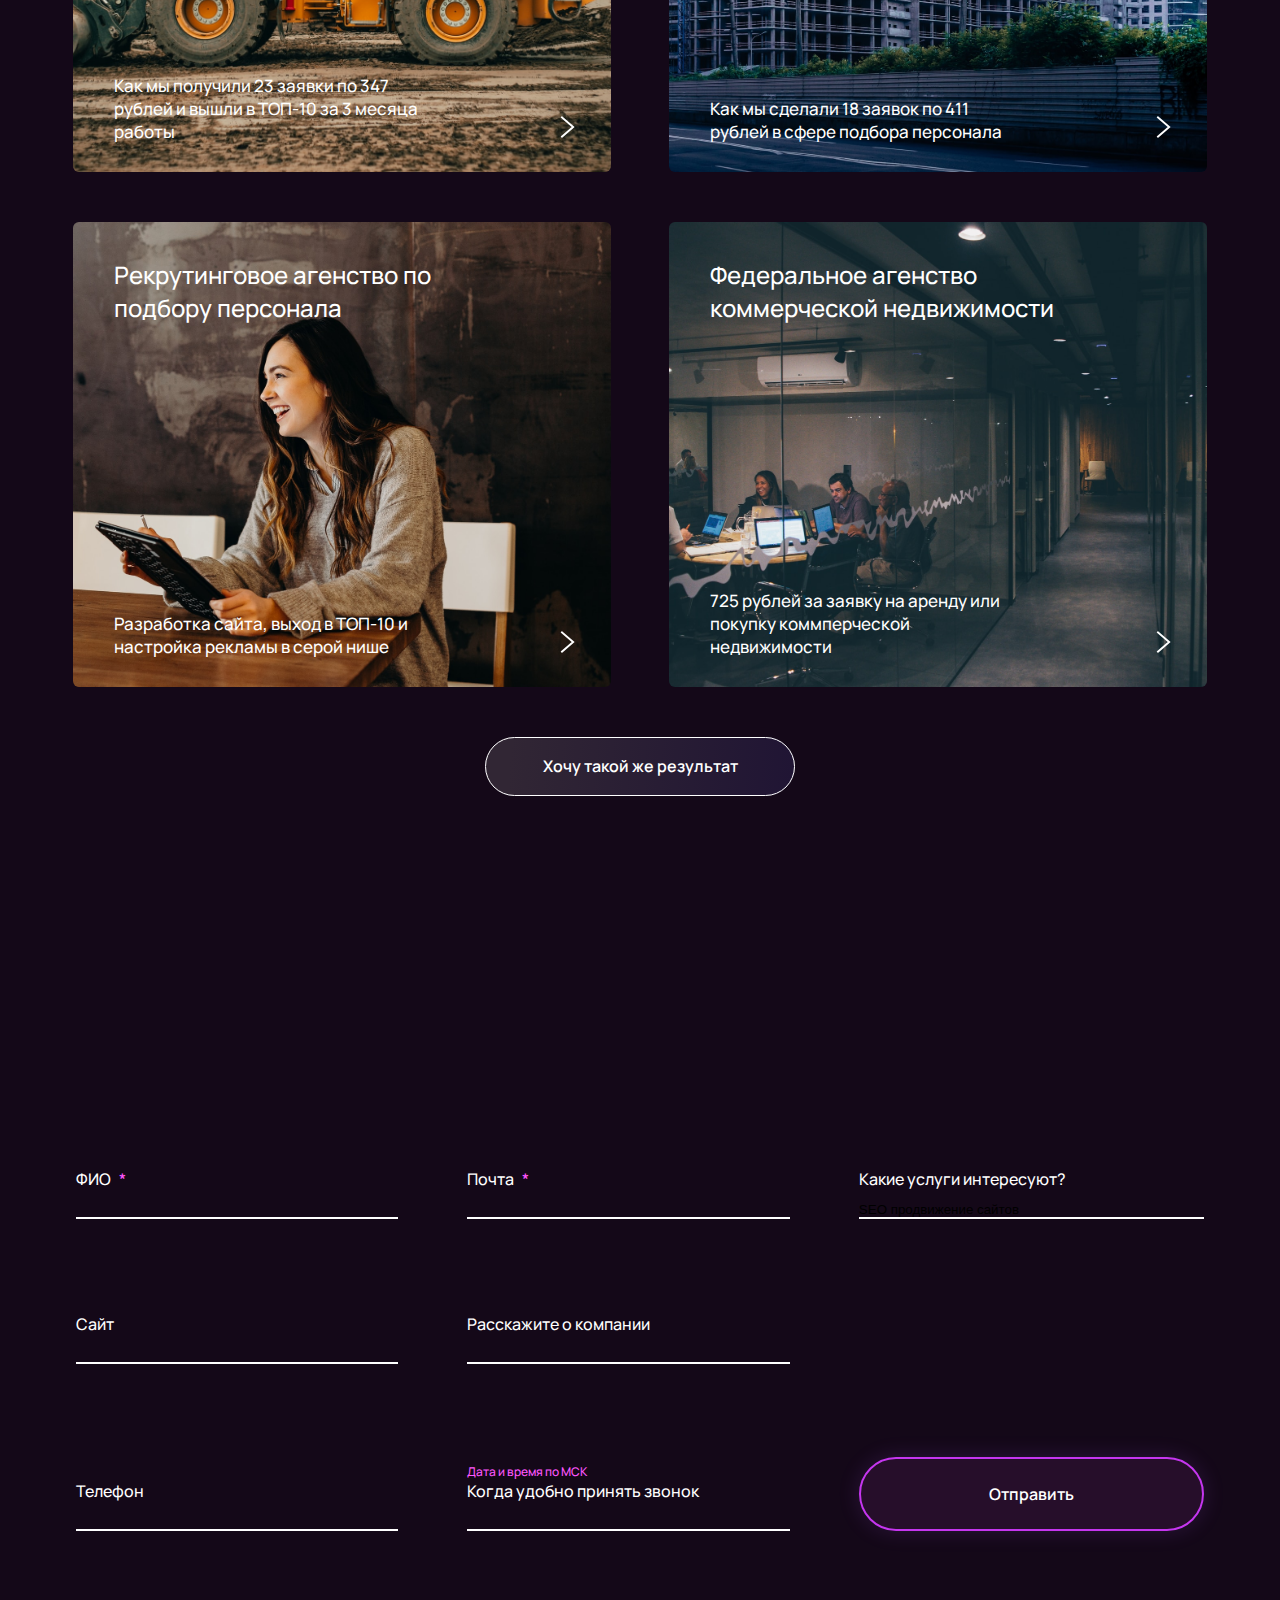
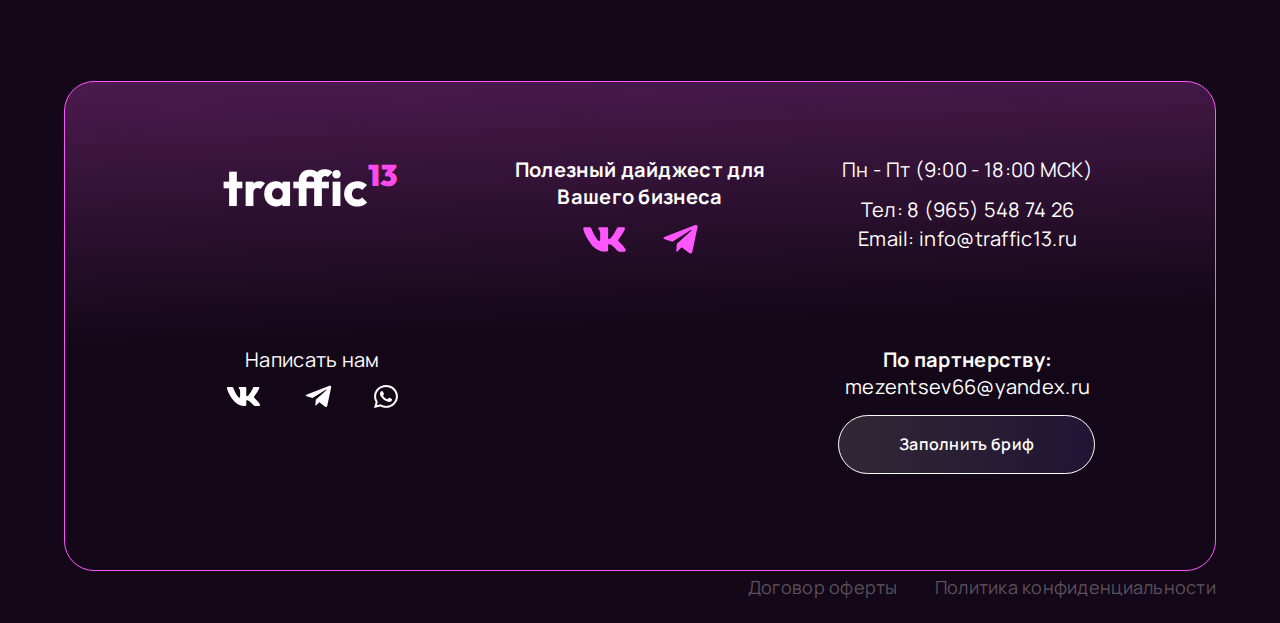
<file: html/thirdpage.html>
<!DOCTYPE html>
<html lang="en">
<head>
    <meta charset="UTF-8">
    <meta name="viewport" content="width=device-width, initial-scale=1.0">
    <title>Traffic</title>
    <link rel="preconnect" href="https://fonts.googleapis.com">
    <link rel="preconnect" href="https://fonts.gstatic.com" crossorigin>
    <link href="https://fonts.googleapis.com/css2?family=Manrope:wght@300;400;500;600;700&family=Outfit:wght@700;900&display=swap" rel="stylesheet">
    <link rel="stylesheet" href="../fonts/font.css">
    <link rel="stylesheet"href="https://cdnjs.cloudflare.com/ajax/libs/animate.css/4.1.1/animate.min.css"/>
    <link rel="stylesheet" href="../css/thirdpage.css">
    <link rel="stylesheet" href="../css/thirdpage-mobile.css">
</head>
<body>
    <div class="main">
        <div class="burger-menu">
            <div class="content">
                <div class="top-content">
                    <div class="logo">
                        <h4>traffic</h4>
                        <span>13</span>
                    </div>
                
                    <div class="right-items">
                        <div class="button"><a href="./index.html#brif">Заполнить бриф</a></div>
                        <div class="close"><a href="#"><img src="../images/close menu.svg" alt="close-menu"></a></div>
                    </div>
                </div>
                <nav class="menu center">
                    <ul>
                        <li><a href="./index.html">Главная</a></li>
                        <li><a href="#">FAQ</a></li>
                    </ul>
                    <ul>
                        <li><a href="./secondpage.html">Услуги</a></li>
                        <li><a href="#">Дайджест</a></li>
                    </ul>
                    <ul>
                        <li><a href="#">Кейсы</a></li>
                        <li><a href="#">Контакты</a></li>
                    </ul>
                    <ul>
                        <li><a href="#">О нас</a></li>
                        <li><a href="#">Партнерам</a></li>
                    </ul>
                </nav>
            </div>
        </div>
        <header class="center">
            <div class="logo">
                <h4>traffic</h4>
                <span>13</span>
            </div>

            <nav class="menu">
                <ul>
                    <li><a href="./index.html">Главная</a></li>
                    <li><a href="./secondpage.html">Услуги</a></li>
                    <li><a href="#">Кейсы</a></li>
                    <li><a href="#">О нас</a></li>
                </ul>
            </nav>

            <div class="right-items">
                <a href="./index.html#brif">Заполнить бриф</a>
                <a class="menu-open" href="#"><img src="../images/burger.svg" alt="Menu"></a>
            </div>
        </header>

        <section class="container3 center">
            <h3 class="h3 wow animate_animated animate__fadeInLeft">Кейсы</h3>
            <div class="category">
                <h4>Выберите категории:</h4>
                <div class="reset-mobile">
                    <img src="../images/close-all.svg" alt="reset">
                    <p class="reset-mobile">Сбросить все</p>
                </div>
                <div class="items">
                    <div class="left">
                        <a class="category1" href="#">Реклама</a>
                        <a class="category2" href="#">Геймификами</a>
                        <a class="category3" href="#">Сайт</a>
                        <a class="category4" href="#">Копирайтинг</a>
                        <a class="category5" href="#">SEO</a>
                        <a class="category6" href="#">Видео</a>
                    </div>
                    <div class="right">
                        <img src="../images/close-all.svg" alt="reset">
                        <p class="reset">Сбросить все</p>
                    </div>
                </div>
            </div>
            <div class="cards">
                <div class="card1">
                    <p>Помощь студентам обучающимся дистанционно</p>
                    <div class="bottom-items">
                        <p>Разработка сайта, выход в ТОП-10 и настройка рекламы в серой нише</p>
                        <img src="../images/sect3-arrow.svg" alt="arrow">
                    </div>
                </div>

                <div class="card2">
                    <p>Юридическое агенство по различным спорам в суде</p>
                    <div class="bottom-items">
                        <p>Выход на более качественные заявки с помощью настройки Яндекс.Директ</p>
                        <img src="../images/sect3-arrow.svg" alt="arrow">
                    </div>
                </div>

                <div class="card3">
                    <p>Аренда спецтехники через SEO и Яндекс.Директ</p>
                    <div class="bottom-items">
                        <p>Как мы получили 23 заявки по 347 рублей и вышли в ТОП-10 за 3 месяца работы</p>
                        <img src="../images/sect3-arrow.svg" alt="arrow">
                    </div>
                </div>

                <div class="card4">
                    <p>Агенство недвижимости по подбору новостроек</p>
                    <div class="bottom-items">
                        <p>Как мы сделали 18 заявок по 411 рублей в сфере подбора персонала</p>
                        <img src="../images/sect3-arrow.svg" alt="arrow">
                    </div>
                </div>

                <div class="card5">
                    <p>Рекрутинговое агенство по подбору персонала</p>
                    <div class="bottom-items">
                        <p>Разработка сайта, выход в ТОП-10 и настройка рекламы в серой нише</p>
                        <img src="../images/sect3-arrow.svg" alt="arrow">
                    </div>
                </div>

                <div class="card6">
                    <p>Федеральное агенство коммерческой недвижимости</p>
                    <div class="bottom-items">
                        <p>725 рублей за заявку на аренду или покупку коммперческой недвижимости</p>
                        <img src="../images/sect3-arrow.svg" alt="arrow">
                    </div>
                </div>
                
            </div>
            <div class="button-pc"><a href="./index.html#brif">Хочу такой же результат</a></div>
            <div class="button"><a href="#">Смотреть еще</a></div>
        </section>

        <section class="container6 center" id="brif">
            <div class="top-items wow animate_animated animate__fadeInDown">
                <h2>Оставить заявку</h2>
                <p>Давайте поговорим о том,</p>
                <p>как мы можем сделать <span>отличную работу</span> вместе</p>
            </div>
            <form method="get">
                <div class="name">
                    <p>ФИО<span>*</span></p>
                    <input type="text" name="name" required>
                </div>

                <div class="email">
                    <p>Почта<span>*</span></p>
                    <input type="email" name="email" required>
                </div>

                <div class="services">
                    <p>Какие услуги интересуют?</p>
                    <select name="services" id="services">
                        <option value="1">SEO продвижение сайтов</option>
                        <option value="2">Настройка CRM</option>
                        <option value="3">Настройка и ведение контекстной рекламы</option>
                    </select>
                </div>

                <div class="site">
                    <p>Сайт</p>
                    <input type="text" name="site">
                </div>

                <div class="tell-about">
                    <p>Расскажите о компании</p>
                    <input type="text" name="tell-about">
                </div>

                <div class="number">
                    <p>Телефон</p>
                    <input type="text" name="number">
                </div>

                <div class="site">
                    <span>Дата и время по МСК</span>
                    <p>Когда удобно принять звонок</p>
                    <input type="text" name="name">
                </div>

                <div class="submit">
                    <input type="submit" value="Отправить">
                </div>
            </form>
        </section>



        <footer class="center">
            <div class="footer">
                <div class="logo">
                    <h4>traffic</h4>
                    <span>13</span>
                </div>
                <div class="widjet">
                    <p>Полезный дайджест для Вашего бизнеса</p>
                    <div class="urls">
                        <a href="#"><img src="../images/icon-vk.svg" alt="vk"></a>
                        <a href="#"><img src="../images/icon-tg.svg" alt="tg"></a>
                    </div>
                </div>
                <div class="contact">
                    <p>Пн - Пт (9:00 - 18:00 МСК)</p>
                    <a href="tel:89655487426">Тел: 8 (965) 548 74 26</a>
                    <a href="mailto:info@traffic13.ru">Email: info@traffic13.ru</a>
                </div>
                <div class="contact-soc">
                    <p>Написать нам</p>
                    <div class="urls">
                        <a href="#"><img src="../images/icon-vk-white.svg" alt="vk"></a>
                        <a href="#"><img src="../images/icon-tg-white.svg" alt="tg"></a>
                        <a href="#"><img src="../images/icon-whatsapp-white.svg" alt="whatsapp"></a>
                    </div>
                </div>
                <div class="partner">
                    <p>По партнерству:<br><span>mezentsev66@yandex.ru</span></p>
                    <div class="button"><a href="./index.html#brif">Заполнить бриф</a></div>
                </div>
            </div>
        </footer>

        <div class="bottom-footer center">
            <span>Договор оферты</span>
            <span>Политика конфиденциальности</span>
        </div>
    </div>

    <script src="../js/wow.min.js"></script>
    <script>
        new WOW().init();
        </script>
    <script src="../js/thirdpagescript.js"></script>
</body>
</html>
</file>
<file: fonts/font.css>
@font-face {
    font-family: ttfirs;
    src: url(./TTFirsNeue-Regular.ttf);
    font-weight: 400;
}

@font-face {
    font-family: ttfirs;
    src: url(./TTFirsNeue-Medium.ttf);
    font-weight: 400;
}

@font-face {
    font-family: ttfirs;
    src: url(./TTFirsNeue-DemiBold.ttf);
    font-weight: 400;
}
</file>
<file: css/firstpage.css>
* {
    padding: 0;
    margin: 0;
}

.main {
    max-width: 1920px;
    width: 100%;
    max-height: 100000px;
    height: 100%;
    margin: 0 auto;
    background-color: #140818;
}

.center {
    max-width: 1700px;
    width: 100%;
    margin: 0 auto;
}

/* Burger-menu */

.burger-menu {
    display: none;
    position: fixed;
    width: 1920px;
    z-index: 2;
    top: 0;
    animation: burgeranimation 0.6s;
}

@keyframes burgeranimation {
    from {
        opacity: 0;
    }

    to {
        opacity: 1;
    }
}

.show {
    display: block;
}

.burger-menu .content .top-content .logo h4 {
    color: #fff;
    font-family: 'outfit';
    font-size: 50px;
    font-weight: 700;
}

.burger-menu .content .top-content .logo span {
    color: #ff4bed;
    font-family: 'outfit';
    font-size: 30px;
    font-weight: 900;
}

.burger-menu .content .top-content .logo {
    display: inline-flex;
}

.burger-menu .content .top-content .right-items .button a {
    color: #fff;
    font-family: 'manrope';
    font-size: 16px;
    font-weight: 600;
    text-decoration: none;
}

.burger-menu .content .top-content .right-items .button {
    padding: 18px 50px;
    border-radius: 52.114px;
    border: 2px solid var(--stroke_color, #C536EF);
    background: rgba(255, 87, 255, 0.08);
    box-shadow: 0px 0px 22px 0px rgba(176, 102, 255, 0.15);
}

.burger-menu .content {
    width: 100%;
    height: 626px;
    background: #1B0F19;
    backdrop-filter: blur(9px);
    padding-top: 59px;
    display: flex;
    flex-direction: column;
    gap: 165px;
}

.burger-menu .content .top-content {
    width: 90%;
    margin: 0 auto;
    display: flex;
    justify-content: space-between;
    height: 77px;
    align-items: center;
}

.burger-menu .content .top-content .right-items {
    display: inline-flex;
    align-items: center;
    gap: 72px;
}

.burger-menu .content .menu ul li:first-child a {
    color: #fff;
    font-family: 'manrope';
    font-size: 49px;
    font-weight: 500;
    text-decoration: none;
    transition: 0.3s;
}

.burger-menu .content .menu ul li:first-child a:hover {
    color: #ff57ff;
    text-decoration-line: underline;
    text-decoration-thickness: 1px;
}

.burger-menu .content .menu ul li:last-child a {
    color: rgba(255, 255, 255, 0.61);
    font-family: 'manrope';
    font-size: 32px;
    font-weight: 400;
    text-decoration: none;
}

.burger-menu .content .menu ul li {
    list-style-type: none;
}

.burger-menu .content .menu ul {
    display: inline-flex;
    flex-direction: column;
    align-items: center;
    gap: 32px;
}

.burger-menu .content .menu {
    display: inline-flex;
    gap: 63px;
    align-self: center;
    justify-content: center;
}



/* Header */

header .logo h4 {
    color: #fff;
    font-family: 'outfit';
    font-size: 50px;
    font-weight: 700;
}

header .logo span {
    color: #ff4bed;
    font-family: 'outfit';
    font-size: 30px;
    font-weight: 900;
}

header .menu ul li a {
    color: #d2d2d2;
    font-family: 'manrope';
    font-size: 18px;
    font-weight: 500;
    text-decoration: none;
    transition: 0.8s;
}

header .menu ul li a:hover {
    color: #A63EEF;
}

header .right-items a:first-child {
    color: #fff;
    font-family: 'manrope';
    font-size: 16px;
    font-weight: 600;
    text-decoration: none;
    padding: 18px 50px;
    border-radius: 52.114px;
    border: 2px solid var(--stroke_color, #C536EF);
    background: rgba(255, 87, 255, 0.08);
    box-shadow: 0px 0px 22px 0px rgba(176, 102, 255, 0.15);
    vertical-align: 30px;
}

header .right-items a:first-child:hover {
    border: 1px solid var(--stroke_color, #C536EF);
    box-shadow: 0px 4px 107px 0px rgba(178, 61, 224, 0.47) inset;
}

header {
    display: flex;
    padding-top: 59px;
    align-items: center;
    justify-content: space-between;
}

header .logo {
    display: flex;
    position: relative;
}

header .menu ul {
    display: flex;
    gap: 46px;
    list-style-type: none;
}

header .right-items a img {
    padding-left: 46px;
}

.first-ellips {
    height: 552px;
    padding-right: 300px;
    border-radius: 552px;
    background: #FF57FF;
    filter: blur(350px);
    position: absolute;
}

/* Container1 */
/*
.first-container img:last-child {
    width: 812px;
    align-self: flex-end;
    padding-top: 42px;
}
*/

.first-container p {
    background: linear-gradient(150deg, #FFF 65%, #FD39D3 80%);
    background-clip: text;
    -webkit-background-clip: text;
    -webkit-text-fill-color: transparent;
    font-family: 'Manrope';
    font-size: 48px;
    font-weight: 300;
    line-height: 110.5%;
    text-transform: lowercase;
    text-align: right;
    padding-top: 42px;
    animation-duration: 2s;
}

.first-container {
    padding-top: 230px;
    display: flex;
    flex-direction: column;
    position: relative;
}

.second-ellips {
    height: 552px;
    border-radius: 552px;
    background: #A63EEF;
    filter: blur(408px);
    padding-left: 400px;
    position: absolute;
    margin-top: 506px;
    right: 0;
}

.first-container img {
    animation-duration: 2s;
}

/* second-container */

.second-container {
    margin-left: 138px;
    margin-right: 137px;
    padding-top: 293px;
    padding-bottom: 154px;
    display: grid;
    grid-template-columns: 699px 831px;
    column-gap: 82px;
}

.second-container .left-items p {
    color: #fff;
    font-family: 'manrope';
    font-size: 32px;
    font-weight: 500;
    line-height: 145%;
}

.second-container .right-item .video {
    height: 665px;
    background: linear-gradient(159deg, rgba(255, 255, 255, 0.04) 34.25%, rgba(255, 255, 255, 0.00) 111.3%);
    position: relative;
}

.second-container .right-item .video .play-item {
    position: absolute;
    top: 40%;
    left: 42%;
    border-radius: 100px;
    transition: 0.8s;
    cursor: pointer;
}

.second-container .right-item .video .play-item:hover {
    border-radius: 100px;
    border: 1px solid var(--stroke_color, #C536EF);
    box-shadow: 0px 4px 107px 0px rgba(178, 61, 224, 0.47) inset;
}

.second-container .left-items p:first-child {
    padding-bottom: 78px;
}


/* Container3 */

.container3 h3 {
    font-family: 'manrope';
    font-size: 90px;
    font-weight: 700;
    background: var(--h1-color, linear-gradient(92deg, #FF57FF 0.66%, #8C3CED 99.13%));
    background-clip: text;
    -webkit-background-clip: text;
    -webkit-text-fill-color: transparent;
    width: max-content;
    padding-bottom: 62px;
    animation-duration: 1s;
}

.container3 .cards>div p {
    color: #fff;
    font-family: 'manrope';
    font-size: 24px;
    font-weight: 500;
    width: 344px;
}

.container3 .cards>div .bottom-items p {
    color: #fff;
    font-family: 'manrope';
    font-size: 17px;
    font-weight: 500;
    width: 309px;
}

.container3 .cards>div .bottom-items {
    display: flex;
    justify-content: space-between;
}

.container3 .cards>div {
    width: 470px;
    height: 400px;
    border-radius: 6px;
    display: flex;
    flex-direction: column;
    justify-content: space-between;
    padding: 36px 36px 29px 41px;
    transition: 0.8s;
}

.container3 .cards>div .bottom-items img {
    width: 14.85px;
    height: 25.827px;
    padding-bottom: 3px;
    transition: 0.8s;
    align-self: flex-end;
    cursor: pointer;
}

.container3 .cards>div .bottom-items img:hover {
    width: 25px;
    height: 36px;
}

.container3 .cards .card1 {
    background-image: url(../images/sect3-card1.jpg);
    background-size: cover;
    background-position: top;
}

.container3 .cards .card2 {
    background-image: url(../images/sect3-card2.jpg);
    background-size: cover;
    background-position: top;
}

.container3 .cards .card3 {
    background-image: url(../images/sect3-card3.jpg);
    background-size: cover;
    background-position: top;
}

.container3 .cards .card4 {
    background-image: url(../images/sect3-card4.jpg);
    background-size: cover;
    background-position: top;
}

.container3 .cards .card5 {
    background-image: url(../images/sect3-card5.jpg);
    background-size: cover;
    background-position: top;
}

.container3 .cards .card6 {
    background-image: url(../images/sect3-card6.jpg);
    background-size: cover;
    background-position: top;
}

.container3 .button a {
    color: #fff;
    font-family: 'manrope';
    font-size: 16px;
    font-weight: 600;
    padding: 17px 56px 18px 57px;
    border-radius: 30px;
    border: 1px solid #FFF;
    background: linear-gradient(94deg, rgba(255, 255, 255, 0.12) 8.25%, rgba(115, 113, 255, 0.12) 100%);
    text-decoration: none;
    transition: 0.8s;
}

.container3 .button a:hover {
    border: 1px solid var(--stroke_color, #C536EF);
    box-shadow: 0px 4px 107px 0px rgba(178, 61, 224, 0.47) inset;
}

.container3 .button {
    padding-top: 68px;
    text-align: center;
}

.container3 .cards {
    display: flex;
    flex-wrap: wrap;
    gap: 20px;
}

.container3 .cards>div:hover {
    border-radius: 6px;
    box-shadow: 0px 4px 107px 0px rgba(178, 61, 224, 0.47) inset;
}

.container3 {
    padding-bottom: 146px;
    display: flex;
    flex-direction: column;
}


/* Container4 */

.container4 {
    padding-bottom: 150px;
    display: flex;
    flex-direction: column;
}

.container4 h4 {
    font-family: 'manrope';
    font-size: 90px;
    font-weight: 700;
    background: var(--h1-color, linear-gradient(92deg, #FF57FF 0.66%, #8C3CED 99.13%));
    background-clip: text;
    -webkit-background-clip: text;
    -webkit-text-fill-color: transparent;
    align-self: flex-end;
    padding-bottom: 78px;
    width: max-content;
    animation-duration: 1s;
}

.container4 .logo .logo-img {
    transition: 0.5s;
    width: 100%;
    background-color: #833ACE;
    opacity: 0.5;
    height: 200px;
    border-radius: 10px;
}

.container4 .logo {
    display: grid;
    grid-template-columns: 1fr 1fr 1fr 1fr;
    grid-template-rows: 1fr 1fr;
    padding: 50px;
    column-gap: 30px;
    row-gap: 63px;
    border-radius: 30px;
    border: 1px solid var(--stroke_color, #C536EF);
    background: linear-gradient(115deg, rgba(118, 118, 118, 0.26) -82.48%, rgba(255, 87, 255, 0.00) 107.81%);
}

.container4 .logo .logo-img:hover {
    -webkit-filter: drop-shadow(3px 5px 5px #FF57FF);
    filter: drop-shadow(3px 5px 5px #FF57FF);
}

.container4 .swap-items {
    text-align: center;
    margin-top: 33px;
    cursor: pointer;
}

.container4 .swap-items img:last-child {
    margin-left: 35px;
}

.container4 .swap-items img {
    transition: 0.5s;
}

.container4 .swap-items img:hover {
    filter: drop-shadow(2px 2px 2px white);
}

.ellips3 {
    height: 410px;
    border-radius: 410px;
    background: #833ACE;
    filter: blur(350px);
    position: absolute;
    right: 0;
    padding-left: 400px;
    margin-top: -300px;
}

.ellips4 {
    height: 552px;
    border-radius: 552px;
    background: #FF57FF;
    filter: blur(350px);
    position: absolute;
    padding-right: 150px;
    margin-top: -100px;
}


/* Container5 */

.container5 {
    background: rgba(255, 87, 255, 0.03);
    height: 460px;
    padding: 70px 160px 95px 199px;
    display: grid;
    grid-template-columns: 390px 547px 330px;
    justify-content: space-between;
}

.container5 .left-items .user .user-name h5 {
    color: #fff;
    font-family: 'manrope';
    font-size: 22px;
    line-height: 93%;
}

.container5 .left-items .user .user-name p {
    color: rgba(255, 255, 255, 0.50);
    font-family: 'manrope';
    font-size: 19px;
    line-height: 93%;
}

.container5 .info p {
    color: #fff;
    font-family: 'manrope';
    font-size: 24px;
    font-weight: 500;
    letter-spacing: 0.36px;
}

.container5 .left-items {
    display: inline-flex;
    flex-direction: column;
    gap: 200px;
    grid-column: 1;
    align-self: flex-end;
}

.container5 .left-items .user {
    display: inline-flex;
    align-items: center;
    gap: 39px;
}

.container5 .left-items .user .user-name {
    display: inline-flex;
    flex-direction: column;
    gap: 17px;
}

.container5 .info {
    grid-column: 2;
    align-self: flex-end;
}

.container5 .contract {
    grid-column: 3;
    align-self: flex-end;
}

.container5 .left-items .swap-items {
    display: inline-flex;
    gap: 35px;
    cursor: pointer;
}

.container5 .left-items .swap-items img {
    transition: 0.5s;
}

.container5 .left-items .swap-items img:hover {
    filter: drop-shadow(2px 2px 2px white);
}


/* Container6 */

.container6 {
    padding-top: 150px;
    padding-bottom: 150px;
}

.container6 form>div p {
    color: #fff;
    font-family: 'manrope';
    font-size: 24px;
    font-weight: 500;
}

.container6 form>div p span {
    color: #ff57ff;
    vertical-align: top;
    padding-left: 8px;
}

.container6 form>div input {
    color: #fff;
    font-family: 'manrope';
    font-size: 20px;
}

.container6 form .submit input {
    color: #fff;
    font-family: 'manrope';
    font-size: 20px;
    font-weight: 600;
    border-radius: 52.114px;
    border: 2px solid var(--stroke_color, #C536EF);
    background: rgba(255, 87, 255, 0.08);
    box-shadow: 0px 0px 22px 0px rgba(176, 102, 255, 0.15);
    padding: 24px 0px;
    width: 471px;
    transition: 0.5s;
    cursor: pointer;
}

.container6 form .submit input:hover {
    background: rgba(255, 87, 255, 0.274);
}

.container6 form>div input {
    background: none;
    border: none;
    border-bottom: 2px solid white;
    outline: none;
    width: 346px;
}

.container6 form .services select {
    background: none;
    border: none;
    border-bottom: 2px solid white;
    outline: none;
    width: 471px;
    appearance: none;
    padding-top: 12px;
}

.container6 form .services select option {
    color: black;
    font-family: 'manrope';
    font-size: 20px;
}

.container6 form .site span {
    color: #ff57ff;
    font-family: 'manrope';
    font-size: 18px;
    font-weight: 500;
}

.container6 form {
    display: grid;
    grid-template-columns: 346px 346px 471px;
    grid-template-rows: 68px 68px 90px;
    align-items: flex-end;
    row-gap: 77px;
    column-gap: 100px;
    justify-content: center;
}

.container6 form div:nth-child(1) {
    grid-column: 1;
    grid-row: 1;
}

.container6 form div:nth-child(2) {
    grid-column: 2;
    grid-row: 1;
}

.container6 form div:nth-child(3) {
    grid-column: 3;
    grid-row: 1;
    margin-left: -16px;
}

.container6 form div:nth-child(4) {
    grid-column: 1;
    grid-row: 2;
}

.container6 form div:nth-child(5) {
    grid-column: 2;
    grid-row: 2;
}

.container6 form div:nth-child(6) {
    grid-column: 1;
    grid-row: 3;
}

.container6 form div:nth-child(7) {
    grid-column: 2;
    grid-row: 3;
}

.container6 form div:nth-child(8) {
    grid-column: 3;
    grid-row: 3;
    margin-left: -16px;
}

.container6 .top-items h2 {
    text-transform: uppercase;
    font-family: 'Manrope';
    font-size: 78px;
    font-weight: 700;
    background: var(--h1-color, linear-gradient(92deg, #FF57FF 0.66%, #8C3CED 99.13%));
    background-clip: text;
    -webkit-background-clip: text;
    -webkit-text-fill-color: transparent;
    width: max-content;
}

.container6 .top-items {
    animation-duration: 1s;
}

.container6 .top-items p:nth-child(2) {
    color: #FFF;
    font-family: 'Manrope';
    font-size: 46px;
    font-weight: 500;
    line-height: 122.8%;
    letter-spacing: 0.69px;
}

.container6 .top-items p:last-child {
    color: #FFF;
    font-family: 'Manrope';
    font-size: 46px;
    font-weight: 500;
    line-height: 122.8%;
    letter-spacing: 0.69px;
    padding-left: 130px;
}

.container6 .top-items p:last-child span {
    background: var(--h1-color, linear-gradient(92deg, #FF57FF 0.66%, #8C3CED 99.13%));
    background-clip: text;
    -webkit-background-clip: text;
    -webkit-text-fill-color: transparent;
    font-family: 'Manrope';
    font-size: 46px;
    font-weight: 500;
    line-height: 123%;
    letter-spacing: 0.69px;
    width: max-content;
}

.container6 .top-items {
    padding-bottom: 92px;
}

/* footer */

footer .footer .logo h4 {
    color: #fff;
    font-family: 'outfit';
    font-size: 50px;
    font-weight: 700;
}

footer .footer .logo span {
    color: #ff4bed;
    font-family: 'outfit';
    font-size: 30px;
    font-weight: 900;
}

footer .footer .widjet p,
footer .footer .partner p {
    color: #fff;
    font-family: 'manrope';
    font-size: 20px;
    font-weight: 700;
    letter-spacing: 0.3px;
}

footer .footer .partner .button a {
    color: #fff;
    font-family: 'manrope';
    font-size: 16px;
    font-weight: 600;
    letter-spacing: 0.3px;
    text-decoration: none;
}

footer .footer .partner p span {
    font-weight: 400;
}

footer .footer .partner p {
    text-align: right;
}

footer .footer .partner .button {
    display: inline-flex;
    align-items: center;
    justify-content: center;
    height: 57px;
    width: 95%;
    border-radius: 30px;
    border: 1px solid #FFF;
    background: linear-gradient(94deg, rgba(255, 255, 255, 0.12) 8.25%, rgba(115, 113, 255, 0.12) 100%);
    align-self: flex-end;
}

footer .footer .partner .button:hover {
    background: linear-gradient(94deg, rgba(0, 0, 0, 0.12) 8.25%, rgba(115, 113, 255, 0.12) 100%);
}

footer .footer .contact p,
footer .footer .contact a {
    color: #fff;
    font-family: 'manrope';
    font-size: 20px;
    letter-spacing: 0.3px;
    text-decoration: none;
}

footer .footer .contact-soc p {
    color: #fff;
    font-family: 'manrope';
    font-size: 20px;
    letter-spacing: 0.3px;
}

.bottom-footer span {
    color: rgba(190, 190, 190, 0.42);
    font-family: 'manrope';
    font-size: 18px;
    letter-spacing: 0.27px;
}

footer .footer {
    padding: 75px 120px 74px 120px;
    border-radius: 30px;
    border: 1px solid #FF57FF;
    background: var(--block-color, linear-gradient(178deg, #FF57FF -165.61%, rgba(20, 8, 24, 0.00) 50%));
    display: flex;
    justify-content: space-between;
    padding-top: 74px;
    padding-bottom: 74px;
}

footer {
    height: 294px;
}

footer .footer .logo {
    width: 178px;
    display: inline-flex;
}

footer .footer .widjet {
    width: 219px;
    display: inline-flex;
    flex-direction: column;
    gap: 15px;
}

footer .footer .widjet .urls {
    display: inline-flex;
    gap: 31px;
}

footer .footer .contact {
    width: 279px;
    display: inline-flex;
    flex-direction: column;
    gap: 2px;
}

footer .footer .contact p {
    padding-bottom: 11px;
}

footer .footer .contact-soc {
    width: 137px;
    display: inline-flex;
    flex-direction: column;
    gap: 6px;
}

footer .footer .contact-soc .urls {
    display: inline-flex;
    align-items: center;
    justify-content: space-between;
}

footer .footer .partner {
    width: 250px;
    display: inline-flex;
    flex-direction: column;
    align-items: flex-end;
    gap: 15px;
}

.bottom-footer {
    display: flex;
    justify-content: flex-end;
    gap: 37px;
    padding-bottom: 24px;
    padding-top: 4px;
}
</file>
<file: css/style-mobile-first-page.css>
@media screen and (max-width: 1919px) {
    .burger-menu {
        width: 100%;
    }
}

@media screen and (max-width:1800px) {
    .center {
        max-width: 90%;
        width: 100%;
        margin: 0 auto;
    }

    .second-container {
        width: 90%;
        margin: 0 auto;
        grid-template-columns: 45% 50%;
        column-gap: 5%;
    }

    .container3 .cards {
        gap: 5%;
        justify-content: center;
    }

    .container3 .cards>div {
        width: 40%;
        margin-top: 50px;
    }

    .container3 h3 {
        align-self: center;
    }

    .ellips3 {
        padding-left: 200px;
        height: 350px;
    }

    .ellips4 {
        padding-right: 100px;
        height: 450px;
    }

    .container5 {
        grid-template-columns: 30% 36% 25%;
        column-gap: 3%;
        padding: 50px;
    }

    .container5 .contract {
        justify-self: end;
    }

    .container5 .left-items {
        align-self: center;
    }

    .container5 .info {
        align-self: center;
    }

    .container5 .info p {
        font-size: 20px;
    }

    footer .footer {
        display: grid;
        grid-template-columns: 28% 28% 28%;
        column-gap: 4%;
        grid-template-rows: 150px 150px;
        row-gap: 40px;
        text-align: center;
    }

    footer {
        height: max-content;
    }

    footer .footer .logo {
        justify-self: center;
    }

    footer .footer .widjet {
        width: 100%;
    }

    footer .footer .widjet .urls {
        align-self: center;
    }

    footer .footer .contact {
        width: 100%;
    }

    footer .footer .contact-soc {
        width: 100%;
    }

    footer .footer .contact-soc .urls {
        justify-content: space-evenly;
    }

    footer .footer .partner {
        width: 100%;
        grid-column: 3;
        grid-row: 2;
        align-items: center;
    }

    footer .footer .partner p {
        text-align: center;
    }

    footer .footer .partner .button {
        width: 100%;
    }
}

@media screen and (max-width:1600px) {
    .second-container {
        display: flex;
        flex-direction: column;
    }

    .second-container .video {
        order: 1;
    }

    .second-container .right-item .video .play-item {
        top: 40%;
        left: 45%;
    }

    .second-container .left-items {
        order: 2;
        display: flex;
        text-align: center;
        gap: 100px;
        padding-top: 50px;
    }

    .container5 {
        grid-template-columns: 2fr 1fr;
        grid-template-rows: 400px 200px;
        height: max-content;
        row-gap: 30px;
    }

    .container5 .left-items {
        grid-column: 1;
        grid-row: 2;
        gap: 50px;
    }

    .container5 .info {
        grid-column: 1;
        grid-row: 1;
    }

    .container5 .contract {
        grid-column: 2;
        grid-row: 1;
        justify-self: flex-start;
    }

    .container5 .contract img {
        height: 400px;
    }

    .container5 .info {
        justify-self: center;
        width: 70%;
    }

    .container6 form {
        grid-template-columns: 28% 28% 30%;
        column-gap: 6%;
    }

    .container6 form>div input {
        width: 100%;
    }

    .container6 form .services {
        margin-left: 0;
    }

    .container6 form .services select {
        width: 100%;
    }

    .container6 form>div:nth-child(8) {
        margin-left: 0;
        width: 100%;
    }

    .container6 form>div:nth-child(3) {
        margin-left: 0;
    }

    .container6 form>div:nth-child(8) input {
        width: 100%;
    }

    .container6 form .services select option {
        font-size: 14px;
    }

    .container6 .top-items h2 {
        font-size: 46px;
    }

    .container6 .top-items p:nth-child(2) {
        font-size: 28px;
    }

    .container6 .top-items p:last-child {
        font-size: 28px;
        padding-left: 0;
    }

    .container6 .top-items p:last-child span {
        font-size: 28px;
    }
}

@media screen and (max-width: 1400px) {
    .container6 form>div p {
        font-size: 16px;   
    }

    .container6 form .site span {
        font-size: 12px;
    }

    .container6 form .submit input {
        font-size: 16px;
    }
}

@media screen and (max-width:1200px) {
    header .menu {
        display: none;
    }

    .first-container p {
        font-size: 36px;
    }

    .first-ellips {
        height: 380px;
        filter: blur(280px);
        padding-right: 200px;
    }

    .second-ellips {
        height: 380px;
        filter: blur(280px);
        margin-top: 400px;
        padding-left: 200px;
    }

    .second-container .right-item .video .play-item {
        top: 40%;
        left: 42%;
    }

    .second-container .left-items p {
        font-size: 22px;
    }

    .container3 .cards>div {
        width: 100%;
        height: 500px;
    }

    .container4 .logo {
        grid-template-columns: 1fr 1fr;
        grid-template-rows: 1fr 1fr 1fr 1fr;
        column-gap: 50px;
        row-gap: 50px;
    }

    .container4 h4 {
        padding-bottom: 20px;
    }

    .ellips3 {
        height: 410px;
        padding-left: 200px;
        margin-top: 800px;
    }

    .ellips4 {
        height: 500px;
        padding-right: 200px;
    }

    .container5 {
        grid-template-columns: 1fr;
        grid-template-rows: 300px 300px 350px;
        row-gap: 36px;
    }

    .container5 .left-items {
        grid-column: 1;
        grid-row: 3;
        gap: 56px;
    }

    .container5 .info {
        grid-column: 1;
        grid-row: 1;
        justify-self: flex-start;
        width: 100%;
    }

    .container5 .contract {
        grid-column: 1;
        grid-row: 2;
        justify-self: flex-start;
    }

    .container5 .contract img {
        height: 300px;
    }

    .container5 .left-items .swap-items {
        align-self: center;
    }

    footer .footer {
        display: flex;
        flex-direction: column;
        justify-content: space-between;
    }

    footer .footer .logo {
        align-self: center;
    }

    footer .footer .contact-soc .urls {
        justify-content: space-between;
        width: 137px;
        align-self: center;
    }

    footer .footer .contact-soc .urls a:nth-child(1) img {
        width: 36px;
        height: 35px;
    }

    footer .footer .contact-soc .urls a:nth-child(2) img {
        width: 29px;
        height: 29px;
    }

    footer .footer .contact-soc .urls a:nth-child(3) img {
        width: 24px;
        height: 23px;
    }
}

@media screen and (max-width:1000px) {
    .second-ellips {
        margin-left: 900px;
        margin-top: 300px;
    }

    .second-container .right-item .video {
        height: 500px;
    }

    .second-container .right-item .video .play-item {
        top: 40%;
        left: 40%;
    }

    .container3 .cards>div {
        height: 350px;
        text-align: center;
        padding: 20px 20px 20px 20px;
    }

    .container3 .cards>div p {
        font-size: 20px;
        width: 70%;
        text-align: left;
    }

    .container3 .cards>div .bottom-items p {
        font-size: 14px;
        width: 70%;
        text-align: left;
    }

    .container4 h4 {
        font-size: 50px;
        align-self: center;
    }

    .container4 {
        padding: 20px;
    }

    .ellips3 {
        margin-top: 600px;
    }

    .container6 form {
        grid-template-columns: 1fr;
        grid-template-rows: repeat(8, 68px);
    }

    .container6 form div:nth-child(1) {
        grid-column: 1;
        grid-row: 1;
    }
    
    .container6 form div:nth-child(2) {
        grid-column: 1;
        grid-row: 2;
    }
    
    .container6 form div:nth-child(3) {
        grid-column: 1;
        grid-row: 7;
    }
    
    .container6 form div:nth-child(4) {
        grid-column: 1;
        grid-row: 4;
    }
    
    .container6 form div:nth-child(5) {
        grid-column: 1;
        grid-row: 3;
    }
    
    .container6 form div:nth-child(6) {
        grid-column: 1;
        grid-row: 6;
    }
    
    .container6 form div:nth-child(7) {
        grid-column: 1;
        grid-row: 5;
    }
    
    .container6 form div:nth-child(8) {
        grid-column: 1;
        grid-row: 8;
    }

    .container6 form>div p {
        padding-bottom: 18px;
    }

    .burger-menu .content .menu ul li:first-child a {
        font-size: 22px;
    }

    .burger-menu .content .menu {
        width: 80%;
        justify-content: space-around;
    }

    .burger-menu .content .menu ul li:last-child a {
        font-size: 14px;
    }

    .burger-menu .content .top-content .right-items .button {
        padding: 12px 32px;
    }

    .burger-menu .content .top-content .right-items .button a {
        font-size: 12px;
    }

    .burger-menu .content .top-content .right-items .close a img {
        width: 26px;
    }

    .burger-menu .content .top-content .logo h4 {
        font-size: 22px;
    }

    .burger-menu .content .top-content .logo span {
        font-size: 16px;
    }
}

@media screen and (max-width:700px) {
    header .right-items a:first-child {
        padding: 10px 25px;
        font-weight: 500;
        font-size: 11px;
    }

    header .logo h4 {
        font-size: 27px;
    }

    header .logo {
        align-self: flex-start;
    }

    header .logo span {
        font-size: 16px;
    }

    header .right-items a img {
        padding-left: 10px;
        width: 47px;
        height: 48px;
        vertical-align: 10px;
    }



    header {
        padding-top: 25px;
        padding-bottom: 25px;
    }

    .first-container p {
        font-size: 20px;
        text-align: center;
        padding-top: 22px;
        background: linear-gradient(96deg, #FFF 7.93%, #903DEE 73.91%);
        background-clip: text;
        -webkit-background-clip: text;
        -webkit-text-fill-color: transparent;
        text-transform: lowercase;
    }

    .first-ellips {
        height: 242px;
        fill: #FF57DA;
        filter: blur(153.44203186035156px);
        padding-right: 100px;
    }

    .second-ellips {
        height: 300px;
        margin-top: 200px;
        fill: #FF57DA;
        filter: blur(180px);
        padding-left: 100px;
    }

    .second-container .right-item .video {
        height: 300px;
        width: 100%;
    }

    .second-container {
        margin-right: 0;
        margin-left: 0;
        width: 100%;
    }

    .second-container .right-item .video .play-item img {
        width: 60px;
        height: 60px;
    }

    .second-container .right-item .video .play-item {
        top: 40%;
        left: 42%;
    }

    .second-container .left-items {
        flex-direction: column;
        gap: 0;
        padding-top: 65px;
    }

    .second-container .left-items p {
        font-size: 16px;
    }

    .container3 .cards>div {
        height: 262px;
        margin-top: 15px;
    }

    .container3 .cards>div p {
        font-size: 16px;
        width: 90%;
    }

    .container3 .cards>div .bottom-items p {
        font-size: 14px;
        width: 90%;
    }

    .container3 .cards>div .bottom-items img {
        width: 9px;
        height: 16px;
        align-self: flex-end;
    }

    .container3 .cards>div .bottom-items img:hover {
        width: 15px;
        height: 24px;
    }

    .container3 h3 {
        padding-bottom: 10px;
        font-size: 42px;
    }

    .container3 .button a {
        font-size: 14px;
    }
    
    .container4 .logo {
        column-gap: 20px;
        row-gap: 20px;
        padding: 15px;
    }

    .container4 h4 {
        font-size: 42px;
    }

    .container4 .swap-items img {
        width: 49px;
    }

    .container4 .swap-items {
        margin-top: 24px;
    }

    .ellips3 {
        padding-left: 150px;
        margin-top: 400px;
    }

    .ellips4 {
        margin-top: -240px;
    }

    .container4 .logo .logo-img {
        height: 150px;
    }

    .container5 {
        padding: 64px 24px;
        row-gap: 30px;
    }

    .container5 .left-items .user img {
        height: 77px;
    }

    .container5 .left-items .user .user-name h5 {
        font-size: 13px;
    }

    .container5 .left-items .user .user-name p {
        font-size: 12px;
    }

    .container5 .left-items {
        gap: 56px;
    }

    .container5 .left-items .user {
        gap: 23px;
    }

    .container5 .left-items .user .user-name {
        gap: 9px;
    }

    .container5 .contract img {
        height: 167px;
    }

    .container5 .info p {
        font-size: 16px;
    }

    .container5 {
        grid-template-rows: 300px 167px 170px;
    }

    .container5 .left-items .swap-items img {
        height: 50px;
    }

    .container6 .top-items h2 {
        width: 100%;
        font-size: 42px;
    }

    .container6 .top-items p:nth-child(2) {
        font-size: 20px;
        width: 100%;
    }

    .container6 .top-items p:last-child {
        font-size: 20px;
        width: 100%;
    }

    .container6 .top-items p:last-child span {
        font-size: 20px;
        width: 100%;
    }

    .container6 .top-items {
        text-align: center;
    }

    .container6 form .submit input {
        font-size: 14px;
        padding: 15px 0px;
    }

    .container6 form>div:nth-child(8) {
        width: 80%;
        justify-self: center;
    }

    .container6 form {
        row-gap: 36px;
    }

    .container6 .top-items {
        padding-bottom: 73px;
    }

    footer .footer {
        padding: 45px 47px 40px 47px;
        gap: 0;
        background: var(--block-color, linear-gradient(178deg, #FF57FF -165.61%, rgba(20, 8, 24, 0.00) 70%));
    }

    footer .footer .logo {
        padding-bottom: 70px;
    }

    footer .footer .widjet {
        padding-bottom: 50px;
    }

    footer .footer .widjet p {
        font-size: 16px;
        letter-spacing: 0.24px;
    }

    footer .footer .contact {
        padding-bottom: 64px;
    }

    footer .footer .contact p,
    footer .footer .contact a {
        font-size: 15px;
    }

    footer .footer .contact-soc {
        padding-bottom: 61px;
    }

    footer .footer .contact-soc p {
        font-size: 15px;
    }

    footer .footer .partner p {
        font-size: 15px;
        letter-spacing: 0.23px;
    }

    footer .footer .partner .button a {
        font-size: 14px;
    }

    footer .footer .partner .button {
        height: 48px;
    }

    .bottom-footer {
        display: none;
    }

    footer {
        padding-bottom: 20px;
    }

    .burger-menu .content .menu {
        flex-direction: column;
        width: 100%;
        align-self: flex-start;
    }

    .burger-menu .content .menu>ul {
        gap: 10px;
        align-items: flex-start;
    }

    .burger-menu .content {
        gap: 50px;
    }

    .burger-menu .content .top-content .right-items {
        gap: 15px;
    }

    .burger-menu .content .top-content .right-items .button {
        padding: 10px 20px;
    }

    .burger-menu .content .top-content .right-items .close a img {
        width: 20px;
        padding-top: 5px;
    }

    .burger-menu .content .top-content .right-items .button a {
        font-weight: 400;
    }
}

@media screen and (max-width:400px) {
    .second-ellips {
        height: 200px;
        fill: #FF57DA;
        filter: blur(88.1340560913086px);
        padding-left: 60px;
    }

    .first-ellips {
        height: 242px;
        fill: #FF57FF;
        filter: blur(153.44203186035156px);
        padding-right: 100px;
    }
}
</file>
<file: css/secondpage.css>
* {
    padding: 0;
    margin: 0;
}

.main {
    max-width: 1920px;
    width: 100%;
    max-height: 100000px;
    height: 100%;
    margin: 0 auto;
    background-color: #140818;
}

.center {
    max-width: 1700px;
    width: 100%;
    margin: 0 auto;
}

/* Burger-menu */

.burger-menu {
    display: none;
    position: fixed;
    width: 1920px;
    z-index: 2;
    top: 0;
    animation: burgeranimation 0.6s;
}

@keyframes burgeranimation {
    from {
        opacity: 0;
    }

    to {
        opacity: 1;
    }
}

.show {
    display: block;
}

.burger-menu .content .top-content .logo h4 {
    color: #fff;
    font-family: 'outfit';
    font-size: 50px;
    font-weight: 700;
}

.burger-menu .content .top-content .logo span {
    color: #ff4bed;
    font-family: 'outfit';
    font-size: 30px;
    font-weight: 900;
}

.burger-menu .content .top-content .logo {
    display: inline-flex;
}

.burger-menu .content .top-content .right-items .button a {
    color: #fff;
    font-family: 'manrope';
    font-size: 16px;
    font-weight: 600;
    text-decoration: none;
}

.burger-menu .content .top-content .right-items .button {
    padding: 18px 50px;
    border-radius: 52.114px;
    border: 2px solid var(--stroke_color, #C536EF);
    background: rgba(255, 87, 255, 0.08);
    box-shadow: 0px 0px 22px 0px rgba(176, 102, 255, 0.15);
}

.burger-menu .content {
    width: 100%;
    height: 626px;
    background: #1B0F19;
    backdrop-filter: blur(9px);
    padding-top: 59px;
    display: flex;
    flex-direction: column;
    gap: 165px;
}

.burger-menu .content .top-content {
    width: 90%;
    margin: 0 auto;
    display: flex;
    justify-content: space-between;
    height: 77px;
    align-items: center;
}

.burger-menu .content .top-content .right-items {
    display: inline-flex;
    align-items: center;
    gap: 72px;
}

.burger-menu .content .menu ul li:first-child a {
    color: #fff;
    font-family: 'manrope';
    font-size: 49px;
    font-weight: 500;
    text-decoration: none;
    transition: 0.3s;
}

.burger-menu .content .menu ul li:first-child a:hover {
    color: #ff57ff;
    text-decoration-line: underline;
    text-decoration-thickness: 1px;
}

.burger-menu .content .menu ul li:last-child a {
    color: rgba(255, 255, 255, 0.61);
    font-family: 'manrope';
    font-size: 32px;
    font-weight: 400;
    text-decoration: none;
}

.burger-menu .content .menu ul li {
    list-style-type: none;
}

.burger-menu .content .menu ul {
    display: inline-flex;
    flex-direction: column;
    align-items: center;
    gap: 32px;
}

.burger-menu .content .menu {
    display: inline-flex;
    gap: 63px;
    align-self: center;
    justify-content: center;
}



/* Header */

header .logo h4 {
    color: #fff;
    font-family: 'outfit';
    font-size: 50px;
    font-weight: 700;
}

header .logo span {
    color: #ff4bed;
    font-family: 'outfit';
    font-size: 30px;
    font-weight: 900;
}

header .menu ul li a {
    color: #d2d2d2;
    font-family: 'manrope';
    font-size: 18px;
    font-weight: 500;
    text-decoration: none;
    transition: 0.8s;
}

header .menu ul li a:hover {
    color: #A63EEF;
}

header .right-items a:first-child {
    color: #fff;
    font-family: 'manrope';
    font-size: 16px;
    font-weight: 600;
    text-decoration: none;
    padding: 18px 50px;
    border-radius: 52.114px;
    border: 2px solid var(--stroke_color, #C536EF);
    background: rgba(255, 87, 255, 0.08);
    box-shadow: 0px 0px 22px 0px rgba(176, 102, 255, 0.15);
    vertical-align: 30px;
}

header .right-items a:first-child:hover {
    border: 1px solid var(--stroke_color, #C536EF);
    box-shadow: 0px 4px 107px 0px rgba(178, 61, 224, 0.47) inset;
}

header {
    display: flex;
    padding-top: 59px;
    align-items: center;
    justify-content: space-between;
}

header .logo {
    display: flex;
    position: relative;
}

header .menu ul {
    display: flex;
    gap: 46px;
    list-style-type: none;
}

header .right-items a img {
    padding-left: 46px;
}


/* First-container */

.container1 .game-mobile {
    display: none;
}

.container1 .top-items .left-items {
    font-family: 'manrope';
    display: flex;
    flex-direction: column;
}

.container1 .top-items .left-items h1 {
    width: max-content;
    font-size: 90px;
    font-weight: 700;
    background: var(--h1-color, linear-gradient(92deg, #FF57FF 0.66%, #8C3CED 99.13%));
    background-clip: text;
    -webkit-background-clip: text;
    -webkit-text-fill-color: transparent;
    padding-bottom: 56px;
    justify-self: flex-start;
    text-transform: uppercase;
    animation-duration: 1s;
}

.container1 .top-items .left-items p {
    color: #fff;
    font-size: 32px;
    font-weight: 400;
}

.container1 .top-items .right-items {
    animation-duration: 1s;
}

.container1 .top-items .left-items p:nth-child(2) {
    padding-bottom: 106px;
}

.container1 .top-items .left-items p:nth-child(3) {
    padding-bottom: 31px;
}

.container1 .top-items {
    padding-top: 176px;
    padding-bottom: 150px;
    display: grid;
    grid-template-columns: 1055px 519px;
    column-gap: 48px;
}
.container1 .services>div h4 {
    color: #fff;
    font-family: 'manrope';
    font-size: 46px;
    font-weight: 500;
    line-height: 115%;
    letter-spacing: 0.69px;
}

.container1 .services>div {
    border-radius: 20px;
    background: rgba(255, 87, 255, 0.06);
    display: flex;
    justify-content: space-between;
    padding: 51px 73px 51px 93px;
    animation-duration: 2s;
}

.container1 .services {
    display: flex;
    flex-direction: column;
    gap: 46px;
}

.container1 .services>div {
    max-height: 301px;
    display: flex;
    flex-direction: column;
    justify-content: flex-start;
    gap: 35px;
    z-index: 2;
}

.container1 .services>div .top {
    display: flex;
    justify-content: space-between;
}

.container1 .services>div .bottom .left p:first-child {
    color: #fff;
    font-family: 'manrope';
    font-size: 21px;
    font-weight: 300;
    letter-spacing: 0.32px;
}

.container1 .services>div .bottom .left p:last-child {
    color: #fff;
    font-family: 'manrope';
    font-size: 21px;
    font-weight: 300;
    letter-spacing: 0.32px;
    padding-top: 10px;
}

.container1 .services>div .bottom .right ul li {
    color: #fff;
    font-family: 'manrope';
    font-size: 21px;
    font-weight: 300;
    letter-spacing: 0.32px;
}

.container1 .services>div .bottom .right ul li:nth-child(2) {
    padding-top: 13px;
}

.container1 .services>div .bottom .right ul li:nth-child(3) {
    padding-top: 13px;
}

.container1 .services>div .bottom {
    display: none;
    gap: 353px;
    align-items: flex-start;
    animation: showitem 1s;
}

.container1 .services>div .close-item {
    display: none;
}

.container1 .services>div .open-item {
    display: none;
}

.container1 .services>div .show-item {
    display: flex;
}

@keyframes showitem {
    from {
        opacity: 0;
    }

    to {
        opacity: 1;
    }
}

/* Container2 */

.container2 {
    padding-top: 150px;
}

.container2 .content {
    border-radius: 20px;
    border: 2px solid var(--stroke_color, #C536EF);
    background: linear-gradient(94deg, rgba(255, 255, 255, 0.03) 8.25%, rgba(115, 113, 255, 0.07) 100%);
    backdrop-filter: blur(9px);
    display: flex;
    height: 428px;
    justify-content: space-between;
    padding-right: 164px;
}

.container2 .content .left-items .top h4 {
    font-family: 'manrope';
    font-size: 55px;
    font-weight: 700;
    line-height: 115%;
    letter-spacing: 0.82px;
    background: var(--h1-color, linear-gradient(92deg, #FF57FF 0.66%, #8C3CED 99.13%));
    background-clip: text;
    -webkit-background-clip: text;
    -webkit-text-fill-color: transparent;
    width: max-content;
    padding-bottom: 15px;
}

.container2 .content .left-items .top .mobile-h4 {
    display: none;
}

.container2 .content .left-items .top p {
    color: #b4b4b4;
    font-family: 'manrope';
    font-size: 20px;
    font-weight: 500;
    line-height: 146%;
    letter-spacing: 0.3px;
    padding-bottom: 50px;
}

.container2 .content .left-items .button a {
    padding: 17px 53px;
    border-radius: 52px;
    border: 2px solid var(--stroke_color, #C536EF);
    background: rgba(255, 87, 255, 0.08);
    box-shadow: 0px 0px 22px 0px rgba(176, 102, 255, 0.15);
    text-decoration: none;
    color: #fff;
    font-family: 'manrope';
    font-size: 16px;
    transition: 0.8s;
}

.container2 .content .left-items .button a:hover {
    background: rgba(255, 87, 255, 0.274);
}

.container2 .content .right-item img:first-child {
    position: relative;
    top: -70px;
}

.container2 .content .left-items {
    display: flex;
    flex-direction: column;
    padding: 79px 0px 82px 100px;
}

.container2 .content .right-item .mobile-gift {
    display: none;
}



/* Container3 */

.container3 {
    padding-top: 150px;
    padding-bottom: 50px;
}

.container3 .top-info h2 {
    font-family: 'manrope';
    font-size: 78px;
    font-weight: 700;
    width: max-content;
    background: var(--h1-color, linear-gradient(92deg, #FF57FF 0.66%, #8C3CED 99.13%));
    background-clip: text;
    -webkit-background-clip: text;
    -webkit-text-fill-color: transparent;
}

.container3 .top-info p {
    padding-left: 176px;
    color: #fff;
    font-family: 'manrope';
    font-size: 32px;
    font-weight: 300;
}

.container3 .top-info {
    animation-duration: 1.5s;
}

.container3 .bottom-items>div h4 {
    color: #fff;
    font-family: 'manrope';
    font-size: 28px;
    font-weight: 200;
}

.container3 .bottom-items .item1 .button,
.container3 .bottom-items .item3 .button {
    display: inline-flex;
}

.container3 .bottom-items .item1 .button a,
.container3 .bottom-items .item3 .button a {
    text-decoration: none;
    font-family: 'manrope';
    color: #fff;
    font-size: 16px;
    padding: 17px 47px 18px 46px;
    transition: 0.8s;
    border: 2px solid var(--stroke_color, #C536EF);
    background: rgba(255, 87, 255, 0.08);
    box-shadow: 0px 0px 22px 0px rgba(176, 102, 255, 0.15);
    border-radius: 52px;
}

.container3 .bottom-items .item1 .button a:hover,
.container3 .bottom-items .item3 .button a:hover {
    background: rgba(255, 87, 255, 0.356);
}

.container3 .bottom-items .item2 .urls {
    display: inline-flex;
    align-items: center;
    width: 45%;
    justify-content: space-evenly;
}

.container3 .bottom-items .item2 .urls a:nth-child(1) img {
    width: 47.562px;
    height: 46.241px;
}

.container3 .bottom-items .item2 .urls a:nth-child(2) img {
    width: 38.314px;
    height: 38.314px;
}

.container3 .bottom-items .item2 .urls a:nth-child(3) img {
    width: 31.708px;
    height: 30.387px;
}


.container3 .bottom-items .item2 {
    display: flex;
    flex-direction: column;
    justify-content: center;
    align-items: center;
    gap: 28px;
}

.container3 .bottom-items .item1,
.container3 .bottom-items .item3 {
    display: flex;
    flex-direction: column;
    justify-content: center;
    align-items: center;
    gap: 20px;
}

.container3 .bottom-items>div {
    border-radius: 20px;
    border: 1px solid var(--white, #FFF);
    background: var(--2nd-btn_style, linear-gradient(94deg, rgba(255, 255, 255, 0.07) 8.25%, rgba(115, 113, 255, 0.07) 100%));
}

.container3 .bottom-items {
    display: grid;
    grid-template-columns: 534px 532px 534px;
    grid-template-rows: 219px;
    column-gap: 50px;
}

.container3 {
    display: flex;
    flex-direction: column;
    gap: 63px;
}




/* footer */

footer .footer .logo h4 {
    color: #fff;
    font-family: 'outfit';
    font-size: 50px;
    font-weight: 700;
}

footer .footer .logo span {
    color: #ff4bed;
    font-family: 'outfit';
    font-size: 30px;
    font-weight: 900;
}

footer .footer .widjet p,
footer .footer .partner p {
    color: #fff;
    font-family: 'manrope';
    font-size: 20px;
    font-weight: 700;
    letter-spacing: 0.3px;
}

footer .footer .partner .button a {
    color: #fff;
    font-family: 'manrope';
    font-size: 16px;
    font-weight: 600;
    letter-spacing: 0.3px;
    text-decoration: none;
}

footer .footer .partner p span {
    font-weight: 400;
}

footer .footer .partner p {
    text-align: right;
}

footer .footer .partner .button {
    display: inline-flex;
    align-items: center;
    justify-content: center;
    height: 57px;
    width: 95%;
    border-radius: 30px;
    border: 1px solid #FFF;
    background: linear-gradient(94deg, rgba(255, 255, 255, 0.12) 8.25%, rgba(115, 113, 255, 0.12) 100%);
    align-self: flex-end;
}

footer .footer .partner .button:hover {
    background: linear-gradient(94deg, rgba(0, 0, 0, 0.12) 8.25%, rgba(115, 113, 255, 0.12) 100%);
}

footer .footer .contact p,
footer .footer .contact a {
    color: #fff;
    font-family: 'manrope';
    font-size: 20px;
    letter-spacing: 0.3px;
    text-decoration: none;
}

footer .footer .contact-soc p {
    color: #fff;
    font-family: 'manrope';
    font-size: 20px;
    letter-spacing: 0.3px;
}

.bottom-footer span {
    color: rgba(190, 190, 190, 0.42);
    font-family: 'manrope';
    font-size: 18px;
    letter-spacing: 0.27px;
}

footer .footer {
    padding: 75px 120px 74px 120px;
    border-radius: 30px;
    border: 1px solid #FF57FF;
    background: var(--block-color, linear-gradient(178deg, #FF57FF -165.61%, rgba(20, 8, 24, 0.00) 50%));
    display: flex;
    justify-content: space-between;
    padding-top: 74px;
    padding-bottom: 74px;
}

footer {
    height: 294px;
}

footer .footer .logo {
    width: 178px;
    display: inline-flex;
}

footer .footer .widjet {
    width: 219px;
    display: inline-flex;
    flex-direction: column;
    gap: 15px;
}

footer .footer .widjet .urls {
    display: inline-flex;
    gap: 31px;
}

footer .footer .contact {
    width: 279px;
    display: inline-flex;
    flex-direction: column;
    gap: 2px;
}

footer .footer .contact p {
    padding-bottom: 11px;
}

footer .footer .contact-soc {
    width: 137px;
    display: inline-flex;
    flex-direction: column;
    gap: 6px;
}

footer .footer .contact-soc .urls {
    display: inline-flex;
    align-items: center;
    justify-content: space-between;
}

footer .footer .partner {
    width: 250px;
    display: inline-flex;
    flex-direction: column;
    align-items: flex-end;
    gap: 15px;
}

.bottom-footer {
    display: flex;
    justify-content: flex-end;
    gap: 37px;
    padding-bottom: 24px;
    padding-top: 4px;
}


/* Ellips */

.ellips1 {
    height: 298px;
    border-radius: 298px;
    background: #FF57FF;
    filter: blur(230px);
    position: absolute;
    top: 900px;
    padding-right: 200px;
}

.ellips2 {
    position: absolute;
    height: 236px;
    border-radius: 752px;
    background: #963EEF;
    filter: blur(250px);
    top: 1483px;
    padding-right: 400px;
}

.ellips3 {
    position: absolute;
    height: 236px;
    border-radius: 752px;
    background: #C13EEF;
    filter: blur(220px);
    top: 1483px;
    margin-left: 1500px;
    padding-left: 400px;
}

.ellips4 {
    height: 236px;
    position: absolute;
    border-radius: 752px;
    background: #963EEF;
    filter: blur(230px);
    padding-right: 250px;
    margin-top: 3600px;
}
</file>
<file: css/secondpage-mobile.css>
@media screen and (max-width: 1919px) {
    .burger-menu {
        width: 100%;
    }
}

@media screen and (max-width:1800px) {
    .center {
        max-width: 90%;
        width: 100%;
        margin: 0 auto;
    }

    footer .footer {
        display: grid;
        grid-template-columns: 28% 28% 28%;
        column-gap: 4%;
        grid-template-rows: 150px 150px;
        row-gap: 40px;
        text-align: center;
    }

    footer {
        height: max-content;
    }

    footer .footer .logo {
        justify-self: center;
    }

    footer .footer .widjet {
        width: 100%;
    }

    footer .footer .widjet .urls {
        align-self: center;
    }

    footer .footer .contact {
        width: 100%;
    }

    footer .footer .contact-soc {
        width: 100%;
    }

    footer .footer .contact-soc .urls {
        justify-content: space-evenly;
    }

    footer .footer .partner {
        width: 100%;
        grid-column: 3;
        grid-row: 2;
        align-items: center;
    }

    footer .footer .partner p {
        text-align: center;
    }

    footer .footer .partner .button {
        width: 100%;
    }

    .container1 .top-items{
        grid-template-columns: 60% 35%;
        column-gap: 5%;
    }

    .container1 .top-items .left-items p {
        font-size: 22px;
    }

    .container1 .top-items .right-items img {
        width: 100%;
    }

    .container1 .top-items .left-items p:nth-child(2) {
        padding-bottom: 50px;
    }
    
    .container1 .top-items .left-items p:nth-child(3) {
        padding-bottom: 25px;
    }

    .container2 .content {
        padding-right: 20px;
    }

    .container2 .content .right-item img:first-child {
        width: 100%;
    }

    .container3 .bottom-items {
        grid-template-columns: 32% 32% 32%;
        column-gap: 2%;
    }

    .container3 .top-info p {
        padding-left: 0;
    }

    .ellips3 {
        margin-left: 0;
        right: 0;
    }
    
}

@media screen and (max-width:1600px) {
    .container2 .content .left-items .top h4 {
        font-size: 40px;
    }

    .container2 .content .left-items .top p {
        font-size: 16px;
    }

    .container2 .content .left-items {
        align-self: center;
    }

    .ellips4 {
        display: none;
    }

    .ellips1 {
        height: 200px;
    }

    .ellips2 {
        height: 180px;
    }

    .ellips3 {
        height: 180px;
    }
}

@media screen and (max-width: 1400px) {
    .container1 .services>div .bottom {
        gap: 0;
        justify-content: space-between;
    }

    .container1 .services>div .bottom .left p:first-child {
        font-size: 16px;
    }
    
    .container1 .services>div .bottom .left p:last-child {
        font-size: 16px;
    }
    
    .container1 .services>div .bottom .right ul li {
        font-size: 16px;
    }
    
    .container2 .content .right-item img:first-child {
        display: none;
    }

    .container2 .content .right-item .mobile-gift {
        display: block;
        width: 100%;
        height: 428px;
    }
}

@media screen and (max-width:1200px) {
    header .menu {
        display: none;
    }

    footer .footer {
        display: flex;
        flex-direction: column;
        justify-content: space-between;
    }

    footer .footer .logo {
        align-self: center;
    }

    footer .footer .contact-soc .urls {
        justify-content: space-between;
        width: 137px;
        align-self: center;
    }

    footer .footer .contact-soc .urls a:nth-child(1) img {
        width: 36px;
        height: 35px;
    }

    footer .footer .contact-soc .urls a:nth-child(2) img {
        width: 29px;
        height: 29px;
    }

    footer .footer .contact-soc .urls a:nth-child(3) img {
        width: 24px;
        height: 23px;
    }

    .container1 .services>div h4 {
        font-size: 32px;
    }

    .container1 .services>div {
        padding: 30px 50px;
    }

    .container2 .content .left-items {
        padding-left: 40px;
    }

    .container3 .top-info h2 {
        font-size: 60px;
    }

    .container3 .top-info p {
        font-size: 22px;
    }

    .container3 .bottom-items>div h4 {
        font-size: 22px;
    }

    .container3 .bottom-items .item1 .button a, 
    .container3 .bottom-items .item3 .button a {
        padding: 15px 50px;
        font-size: 12px;
    }

    .container3 .bottom-items .item2 .urls a:nth-child(1) img {
        width: 31.023px;
        height: 30.161px;
    }

    .container3 .bottom-items .item2 .urls a:nth-child(2) img {
        width: 24.99px;
        height: 24.99px;
    }

    .container3 .bottom-items .item2 .urls a:nth-child(3) img {
        width: 20.682px;
        height: 19.82px;
    }

    .container3 .bottom-items .item2 {
        gap: 15px;
    }

    .ellips2 {
        top: 2600px;
    }
}

@media screen and (max-width:1000px) {

    .burger-menu .content .menu ul li:first-child a {
        font-size: 22px;
    }

    .burger-menu .content .menu {
        width: 80%;
        justify-content: space-around;
    }

    .burger-menu .content .menu ul li:last-child a {
        font-size: 14px;
    }

    .burger-menu .content .top-content .right-items .button {
        padding: 12px 32px;
    }

    .burger-menu .content .top-content .right-items .button a {
        font-size: 12px;
    }

    .burger-menu .content .top-content .right-items .close a img {
        width: 26px;
    }

    .burger-menu .content .top-content .logo h4 {
        font-size: 22px;
    }

    .burger-menu .content .top-content .logo span {
        font-size: 16px;
    }

    .container1 .game-mobile {
        display: block;
    }

    .container1 .top-items .right-items {
        display: none;
    }

    .container1 .top-items {
        grid-template-columns: 1fr;
    }

    .container1 .top-items {
        padding-top: 92px;
        padding-bottom: 28px;
    }

    .container1 .top-items .left-items p:nth-child(3) {
        padding-bottom: 54px;
    }

    .container1 .top-items .left-items p:nth-child(2) {
        padding-bottom: 22px;
    }

    .container1 .top-items .left-items h1 {
        padding-bottom: 20px;
        font-size: 42px;
    }

    .container1 .top-items .left-items p {
        font-size: 16px;
        font-weight: 200;
    }

    .container1 .services>div h4 {
        font-size: 24px;
    }

    .container1 .services>div img {
        width: 30px;
    }

    .container1 .services {
        gap: 30px;
    }

    .container1 .game-mobile {
        text-align: center;
        padding-top: 42px;
    }

    .container1 .game-mobile img {
        width: 70%;
    }

    .container1 .services>div .bottom .left p:first-child {
        font-size: 12px;
    }
    
    .container1 .services>div .bottom .left p:last-child {
        font-size: 12px;
    }
    
    .container1 .services>div .bottom .right ul li {
        font-size: 12px;
    }

    .container1 .services>div .bottom .right ul li:nth-child(2) {
        padding-top: 5px;
    }
    
    .container1 .services>div .bottom .right ul li:nth-child(3) {
        padding-top: 5px;
    }

    .container1 .services>div {
        gap: 10px;
    }

    .container2 .content {
        border-radius: 20px;
        border: 2px solid var(--stroke_color, #C536EF);
        background: linear-gradient(94deg, rgba(255, 255, 255, 0.03) 8.25%, rgba(115, 113, 255, 0.07) 100%);
        backdrop-filter: blur(9px);
        flex-direction: column;
        height: max-content;
        padding-right: 0;
    }

    .container2 .content .left-items .top .mobile-h4 {
        display: block;
        width: 100%;
    }

    .container2 .content .left-items .top .mobile-h4 h4 {
        font-size: 50px;
    }

    .container2 .content .left-items .top h4:first-child {
        display: none;
    }

    .container2 .content .left-items .top p {
        font-size: 32px;
    }

    .container2 .content .left-items {
        padding: 0;
        text-align: center;
        padding: 50px 50px 0px 50px;
    }

    .container2 .content .right-item .mobile-gift {
        display: block;
        padding-top: 50px;
        width: 100%;
    }

    .container2 .content .right-item {
        align-self: center;
    }

    .container2 {
        padding-top: 20px;
    }

    .container3 .bottom-items {
        grid-template-columns: 80%;
        grid-template-rows: 250px 250px 250px;
        row-gap: 16px;
        justify-content: center;
    }

    .ellips2 {
        top: 3100px;
        padding-right: 100%;
        height: 236px;
        filter: blur(359px);
    }

    .ellips1 {
        top: 300px;
        height: 185px;
    }

    .ellips3 {
        top: 730px;
        height: 236px;
        padding-left: 300px;
    }
}

@media screen and (max-width:700px) {
    header .right-items a:first-child {
        padding: 10px 25px;
        font-weight: 500;
        font-size: 11px;
    }

    header .logo h4 {
        font-size: 27px;
    }

    header .logo {
        align-self: flex-start;
    }

    header .logo span {
        font-size: 16px;
    }

    header .right-items a img {
        padding-left: 10px;
        width: 47px;
        height: 48px;
        vertical-align: 10px;
    }

    header {
        padding-top: 25px;
        padding-bottom: 25px;
    }

    footer .footer {
        padding: 45px 47px 40px 47px;
        gap: 0;
        background: var(--block-color, linear-gradient(178deg, #FF57FF -165.61%, rgba(20, 8, 24, 0.00) 70%));
    }

    footer .footer .logo {
        padding-bottom: 70px;
    }

    footer .footer .widjet {
        padding-bottom: 50px;
    }

    footer .footer .widjet p {
        font-size: 16px;
        letter-spacing: 0.24px;
    }

    footer .footer .contact {
        padding-bottom: 64px;
    }

    footer .footer .contact p,
    footer .footer .contact a {
        font-size: 15px;
    }

    footer .footer .contact-soc {
        padding-bottom: 61px;
    }

    footer .footer .contact-soc p {
        font-size: 15px;
    }

    footer .footer .partner p {
        font-size: 15px;
        letter-spacing: 0.23px;
    }

    footer .footer .partner .button a {
        font-size: 14px;
    }

    footer .footer .partner .button {
        height: 48px;
    }

    .bottom-footer {
        display: none;
    }

    footer {
        padding-bottom: 20px;
    }

    .burger-menu .content .menu {
        flex-direction: column;
        width: 100%;
        align-self: flex-start;
    }

    .burger-menu .content .menu>ul {
        gap: 10px;
        align-items: flex-start;
    }

    .burger-menu .content {
        gap: 50px;
    }

    .burger-menu .content .top-content .right-items {
        gap: 15px;
    }

    .burger-menu .content .top-content .right-items .button {
        padding: 10px 20px;
    }

    .burger-menu .content .top-content .right-items .close a img {
        width: 20px;
        padding-top: 5px;
    }

    .burger-menu .content .top-content .right-items .button a {
        font-weight: 400;
    }

    .container1 .services>div h4 {
        font-size: 15px;
        font-weight: 500;
    }

    .container1 .services>div img {
        width: 21px;
    }

    .container1 .services {
        gap: 14px;
    }

    .container1 .services>div {
        padding: 17px 14px 17px 16px;
        border-radius: 4.082px;
    }

    .container1 .game-mobile img {
        width: 100%;
    }

    .container1 .services>div .bottom .left p:first-child {
        font-size: 8px;
    }
    
    .container1 .services>div .bottom .left p:last-child {
        font-size: 8px;
    }
    
    .container1 .services>div .bottom .right ul li {
        font-size: 8px;
    }

    .container1 .services>div .bottom {
        gap: 10%;
        justify-content:flex-start;
    }

    .container2 .content .left-items {
        padding: 56px 26px 0px 26px;
    }

    .container2 .content .left-items .top .mobile-h4 {
        font-size: 32px;
        font-weight: 600;
    }

    .container2 .content .left-items .top p {
        font-size: 18px;
        font-weight: 200;
    }

    .container2 .content .left-items .button a {
        font-weight: 100;
        padding-top: 12px;
        padding-bottom: 15px;
        padding-right: 15%;
        padding-left: 15%;
    }

    .container2 .content .right-item .mobile-gift {
        height: 280px;
    }

    .container3 .top-info h2 {
        width: 100%;
        font-size: 42px;
    }

    .container3 .top-info {
        text-align: center;
    }

    .container3 .top-info p {
        font-size: 20px;
    }

    .container3 .top-info p span {
        background: var(--h1-color, linear-gradient(92deg, #FF57FF 0.66%, #8C3CED 99.13%));
        background-clip: text;
        -webkit-background-clip: text;
        -webkit-text-fill-color: transparent;
    }

    .container3 .bottom-items {
        grid-template-columns: 100%;
    }

    .container3 .bottom-items>div h4 {
        font-size: 18px;
    }

    .container3 .bottom-items>div {
        border-radius: 12.996px;
        border: 0.65px solid var(--white, #FFF);
    }

    .container3 .bottom-items .item1 .button a, 
    .container3 .bottom-items .item3 .button a {
        font-size: 14px;
        font-weight: 200;
        border: 1.754px solid var(--stroke_color, #C536EF);
    }

    .ellips2 {
        top: 2450px;
        padding-right: 100%;
        height: 236px;
        filter: blur(280px);
    }
}

@media screen and (max-width:400px) {

    .container3 .bottom-items {
        grid-template-rows: 142px 142px 142px;
    }

    .ellips2 {
        top: 2300px;
        filter: blur(210px);
    }
}
</file>
<file: css/thirdpage.css>
* {
    padding: 0;
    margin: 0;
}

.main {
    max-width: 1920px;
    width: 100%;
    max-height: 100000px;
    height: 100%;
    margin: 0 auto;
    background-color: #140818;
}

.center {
    max-width: 1700px;
    width: 100%;
    margin: 0 auto;
}

/* Burger-menu */

.burger-menu {
    display: none;
    position: fixed;
    width: 1920px;
    z-index: 2;
    top: 0;
    animation: burgeranimation 0.6s;
}

@keyframes burgeranimation {
    from {
        opacity: 0;
    }

    to {
        opacity: 1;
    }
}

.show {
    display: block;
}

.burger-menu .content .top-content .logo h4 {
    color: #fff;
    font-family: 'outfit';
    font-size: 50px;
    font-weight: 700;
}

.burger-menu .content .top-content .logo span {
    color: #ff4bed;
    font-family: 'outfit';
    font-size: 30px;
    font-weight: 900;
}

.burger-menu .content .top-content .logo {
    display: inline-flex;
}

.burger-menu .content .top-content .right-items .button a {
    color: #fff;
    font-family: 'manrope';
    font-size: 16px;
    font-weight: 600;
    text-decoration: none;
}

.burger-menu .content .top-content .right-items .button {
    padding: 18px 50px;
    border-radius: 52.114px;
    border: 2px solid var(--stroke_color, #C536EF);
    background: rgba(255, 87, 255, 0.08);
    box-shadow: 0px 0px 22px 0px rgba(176, 102, 255, 0.15);
}

.burger-menu .content {
    width: 100%;
    height: 626px;
    background: #1B0F19;
    backdrop-filter: blur(9px);
    padding-top: 59px;
    display: flex;
    flex-direction: column;
    gap: 165px;
}

.burger-menu .content .top-content {
    width: 90%;
    margin: 0 auto;
    display: flex;
    justify-content: space-between;
    height: 77px;
    align-items: center;
}

.burger-menu .content .top-content .right-items {
    display: inline-flex;
    align-items: center;
    gap: 72px;
}

.burger-menu .content .menu ul li:first-child a {
    color: #fff;
    font-family: 'manrope';
    font-size: 49px;
    font-weight: 500;
    text-decoration: none;
    transition: 0.3s;
}

.burger-menu .content .menu ul li:first-child a:hover {
    color: #ff57ff;
    text-decoration-line: underline;
    text-decoration-thickness: 1px;
}

.burger-menu .content .menu ul li:last-child a {
    color: rgba(255, 255, 255, 0.61);
    font-family: 'manrope';
    font-size: 32px;
    font-weight: 400;
    text-decoration: none;
}

.burger-menu .content .menu ul li {
    list-style-type: none;
}

.burger-menu .content .menu ul {
    display: inline-flex;
    flex-direction: column;
    align-items: center;
    gap: 32px;
}

.burger-menu .content .menu {
    display: inline-flex;
    gap: 63px;
    align-self: center;
    justify-content: center;
}



/* Header */

header .logo h4 {
    color: #fff;
    font-family: 'outfit';
    font-size: 50px;
    font-weight: 700;
}

header .logo span {
    color: #ff4bed;
    font-family: 'outfit';
    font-size: 30px;
    font-weight: 900;
}

header .menu ul li a {
    color: #d2d2d2;
    font-family: 'manrope';
    font-size: 18px;
    font-weight: 500;
    text-decoration: none;
    transition: 0.8s;
}

header .menu ul li a:hover {
    color: #A63EEF;
}

header .right-items a:first-child {
    color: #fff;
    font-family: 'manrope';
    font-size: 16px;
    font-weight: 600;
    text-decoration: none;
    padding: 18px 50px;
    border-radius: 52.114px;
    border: 2px solid var(--stroke_color, #C536EF);
    background: rgba(255, 87, 255, 0.08);
    box-shadow: 0px 0px 22px 0px rgba(176, 102, 255, 0.15);
    vertical-align: 30px;
}

header .right-items a:first-child:hover {
    border: 1px solid var(--stroke_color, #C536EF);
    box-shadow: 0px 4px 107px 0px rgba(178, 61, 224, 0.47) inset;
}

header {
    display: flex;
    padding-top: 59px;
    align-items: center;
    justify-content: space-between;
}

header .logo {
    display: flex;
    position: relative;
}

header .menu ul {
    display: flex;
    gap: 46px;
    list-style-type: none;
}

header .right-items a img {
    padding-left: 46px;
}


/* Container3 */

.container3 h3 {
    font-family: 'manrope';
    font-size: 90px;
    font-weight: 700;
    background: var(--h1-color, linear-gradient(92deg, #FF57FF 0.66%, #8C3CED 99.13%));
    background-clip: text;
    -webkit-background-clip: text;
    -webkit-text-fill-color: transparent;
    width: max-content;
    padding-bottom: 62px;
}

.container3 .h3 {
    animation-duration: 1s;
}

.container3 .cards>div p {
    color: #fff;
    font-family: 'manrope';
    font-size: 24px;
    font-weight: 500;
    width: 344px;
}

.container3 .cards>div .bottom-items p {
    color: #fff;
    font-family: 'manrope';
    font-size: 17px;
    font-weight: 500;
    width: 309px;
}

.container3 .cards>div .bottom-items {
    display: flex;
    justify-content: space-between;
}

.container3 .cards>div {
    width: 470px;
    height: 400px;
    border-radius: 6px;
    display: flex;
    flex-direction: column;
    justify-content: space-between;
    padding: 36px 36px 29px 41px;
    transition: 0.8s;
}

.container3 .cards>div .bottom-items img {
    width: 14.85px;
    height: 25.827px;
    padding-bottom: 3px;
    transition: 0.8s;
    align-self: flex-end;
    cursor: pointer;
}

.container3 .cards>div .bottom-items img:hover {
    width: 25px;
    height: 36px;
}

.container3 .cards .card1 {
    background-image: url(../images/sect3-card1.jpg);
    background-size: cover;
    background-position: top;
}

.container3 .cards .card2 {
    background-image: url(../images/sect3-card2.jpg);
    background-size: cover;
    background-position: top;
}

.container3 .cards .card3 {
    background-image: url(../images/sect3-card3.jpg);
    background-size: cover;
    background-position: top;
}

.container3 .cards .card4 {
    background-image: url(../images/sect3-card4.jpg);
    background-size: cover;
    background-position: top;
}

.container3 .cards .card5 {
    background-image: url(../images/sect3-card5.jpg);
    background-size: cover;
    background-position: top;
}

.container3 .cards .card6 {
    background-image: url(../images/sect3-card6.jpg);
    background-size: cover;
    background-position: top;
}

.container3 .button a,
.container3 .button-pc a {
    color: #fff;
    font-family: 'manrope';
    font-size: 16px;
    font-weight: 600;
    padding: 17px 56px 18px 57px;
    border-radius: 30px;
    border: 1px solid #FFF;
    background: linear-gradient(94deg, rgba(255, 255, 255, 0.12) 8.25%, rgba(115, 113, 255, 0.12) 100%);
    text-decoration: none;
    transition: 0.8s;
}

.container3 .button a:hover,
.container3 .button-pc a:hover {
    border: 1px solid var(--stroke_color, #C536EF);
    box-shadow: 0px 4px 107px 0px rgba(178, 61, 224, 0.47) inset;
}

.container3 .button,
.container3 .button-pc {
    padding-top: 68px;
    text-align: center;
}

.container3 .cards {
    display: flex;
    flex-wrap: wrap;
    gap: 20px;
}

.container3 .cards>div:hover {
    border-radius: 6px;
    box-shadow: 0px 4px 107px 0px rgba(178, 61, 224, 0.47) inset;
}

.container3 {
    padding-top: 176px;
    display: flex;
    flex-direction: column;
}


.container3 .button {
    display: none;
}

.container3 .category {
    padding-bottom: 45px;
}

.container3 .category .items .left>a {
    color: #fff;
    font-family: 'manrope';
    font-size: 16px;
    font-weight: 200;
    text-decoration: none;
    border-radius: 50px;
    background: var(--2nd-btn_style, linear-gradient(94deg, rgba(255, 255, 255, 0.07) 8.25%, rgba(115, 113, 255, 0.07) 100%));
}

.container3 .category .items .left .category1 {
    padding: 18px 61px 18px 59px;
}

.container3 .category .items .left .category2 {
    padding: 18px 53px;
}

.container3 .category .items .left .category3 {
    padding: 18px 58px;
}

.container3 .category .items .left .category4 {
    padding: 18px 54px 18px 55px;
}

.container3 .category .items .left .category5 {
    padding: 18px 58px;
}

.container3 .category .items .left .category6 {
    padding: 18px 51px 18px 52px;
}

.container3 .category h4 {
    color: #fff;
    font-family: 'manrope';
    font-size: 23px;
    font-weight: 400;
    padding-bottom: 21px;
}

.container3 .category .items .right p,
.container3 .category .reset-mobile p {
    color: #696969;
    font-family: 'manrope';
    font-size: 21px;
    font-weight: 200;
}

.container3 .category .items .right,
.container3 .category .reset-mobile {
    display: inline-flex;
    align-items: center;
    cursor: pointer;
}

.container3 .category .items .left {
    display: inline-flex;
    gap: 30px;
}

.container3 .category .items {
    display: flex;
    justify-content: space-between;
}

.container3 .category .items .left .active {
    border-radius: 52px;
    border: 2px solid var(--stroke_color, #C536EF);
    background: rgba(255, 0, 255, 0.59);
    box-shadow: 0px 0px 22px 0px rgba(176, 102, 255, 0.15);
}

.container3 .category .reset-mobile {
    display: none;
}



/* Container6 */

.container6 {
    padding-top: 150px;
    padding-bottom: 150px;
}

.container6 form>div p {
    color: #fff;
    font-family: 'manrope';
    font-size: 24px;
    font-weight: 500;
}

.container6 form>div p span {
    color: #ff57ff;
    vertical-align: top;
    padding-left: 8px;
}

.container6 form>div input {
    color: #fff;
    font-family: 'manrope';
    font-size: 20px;
}

.container6 form .submit input {
    color: #fff;
    font-family: 'manrope';
    font-size: 20px;
    font-weight: 600;
    border-radius: 52.114px;
    border: 2px solid var(--stroke_color, #C536EF);
    background: rgba(255, 87, 255, 0.08);
    box-shadow: 0px 0px 22px 0px rgba(176, 102, 255, 0.15);
    padding: 24px 0px;
    width: 471px;
    transition: 0.5s;
    cursor: pointer;
}

.container6 form .submit input:hover {
    background: rgba(255, 87, 255, 0.274);
}

.container6 form>div input {
    background: none;
    border: none;
    border-bottom: 2px solid white;
    outline: none;
    width: 346px;
}

.container6 form .services select {
    background: none;
    border: none;
    border-bottom: 2px solid white;
    outline: none;
    width: 471px;
    appearance: none;
    padding-top: 12px;
}

.container6 form .services select option {
    color: black;
    font-family: 'manrope';
    font-size: 20px;
}

.container6 form .site span {
    color: #ff57ff;
    font-family: 'manrope';
    font-size: 18px;
    font-weight: 500;
}

.container6 form {
    display: grid;
    grid-template-columns: 346px 346px 471px;
    grid-template-rows: 68px 68px 90px;
    align-items: flex-end;
    row-gap: 77px;
    column-gap: 100px;
    justify-content: center;
}

.container6 form div:nth-child(1) {
    grid-column: 1;
    grid-row: 1;
}

.container6 form div:nth-child(2) {
    grid-column: 2;
    grid-row: 1;
}

.container6 form div:nth-child(3) {
    grid-column: 3;
    grid-row: 1;
    margin-left: -16px;
}

.container6 form div:nth-child(4) {
    grid-column: 1;
    grid-row: 2;
}

.container6 form div:nth-child(5) {
    grid-column: 2;
    grid-row: 2;
}

.container6 form div:nth-child(6) {
    grid-column: 1;
    grid-row: 3;
}

.container6 form div:nth-child(7) {
    grid-column: 2;
    grid-row: 3;
}

.container6 form div:nth-child(8) {
    grid-column: 3;
    grid-row: 3;
    margin-left: -16px;
}

.container6 .top-items h2 {
    text-transform: uppercase;
    font-family: 'Manrope';
    font-size: 78px;
    font-weight: 700;
    background: var(--h1-color, linear-gradient(92deg, #FF57FF 0.66%, #8C3CED 99.13%));
    background-clip: text;
    -webkit-background-clip: text;
    -webkit-text-fill-color: transparent;
    width: max-content;
}

.container6 .top-items {
    animation-duration: 1s;
}

.container6 .top-items p:nth-child(2) {
    color: #FFF;
    font-family: 'Manrope';
    font-size: 46px;
    font-weight: 500;
    line-height: 122.8%;
    letter-spacing: 0.69px;
}

.container6 .top-items p:last-child {
    color: #FFF;
    font-family: 'Manrope';
    font-size: 46px;
    font-weight: 500;
    line-height: 122.8%;
    letter-spacing: 0.69px;
    padding-left: 130px;
}

.container6 .top-items p:last-child span {
    background: var(--h1-color, linear-gradient(92deg, #FF57FF 0.66%, #8C3CED 99.13%));
    background-clip: text;
    -webkit-background-clip: text;
    -webkit-text-fill-color: transparent;
    font-family: 'Manrope';
    font-size: 46px;
    font-weight: 500;
    line-height: 123%;
    letter-spacing: 0.69px;
    width: max-content;
}

.container6 .top-items {
    padding-bottom: 92px;
}



/* footer */

footer .footer .logo h4 {
    color: #fff;
    font-family: 'outfit';
    font-size: 50px;
    font-weight: 700;
}

footer .footer .logo span {
    color: #ff4bed;
    font-family: 'outfit';
    font-size: 30px;
    font-weight: 900;
}

footer .footer .widjet p,
footer .footer .partner p {
    color: #fff;
    font-family: 'manrope';
    font-size: 20px;
    font-weight: 700;
    letter-spacing: 0.3px;
}

footer .footer .partner .button a {
    color: #fff;
    font-family: 'manrope';
    font-size: 16px;
    font-weight: 600;
    letter-spacing: 0.3px;
    text-decoration: none;
}

footer .footer .partner p span {
    font-weight: 400;
}

footer .footer .partner p {
    text-align: right;
}

footer .footer .partner .button {
    display: inline-flex;
    align-items: center;
    justify-content: center;
    height: 57px;
    width: 95%;
    border-radius: 30px;
    border: 1px solid #FFF;
    background: linear-gradient(94deg, rgba(255, 255, 255, 0.12) 8.25%, rgba(115, 113, 255, 0.12) 100%);
    align-self: flex-end;
}

footer .footer .partner .button:hover {
    background: linear-gradient(94deg, rgba(0, 0, 0, 0.12) 8.25%, rgba(115, 113, 255, 0.12) 100%);
}

footer .footer .contact p,
footer .footer .contact a {
    color: #fff;
    font-family: 'manrope';
    font-size: 20px;
    letter-spacing: 0.3px;
    text-decoration: none;
}

footer .footer .contact-soc p {
    color: #fff;
    font-family: 'manrope';
    font-size: 20px;
    letter-spacing: 0.3px;
}

.bottom-footer span {
    color: rgba(190, 190, 190, 0.42);
    font-family: 'manrope';
    font-size: 18px;
    letter-spacing: 0.27px;
}

footer .footer {
    padding: 75px 120px 74px 120px;
    border-radius: 30px;
    border: 1px solid #FF57FF;
    background: var(--block-color, linear-gradient(178deg, #FF57FF -165.61%, rgba(20, 8, 24, 0.00) 50%));
    display: flex;
    justify-content: space-between;
    padding-top: 74px;
    padding-bottom: 74px;
}

footer {
    height: 294px;
}

footer .footer .logo {
    width: 178px;
    display: inline-flex;
}

footer .footer .widjet {
    width: 219px;
    display: inline-flex;
    flex-direction: column;
    gap: 15px;
}

footer .footer .widjet .urls {
    display: inline-flex;
    gap: 31px;
}

footer .footer .contact {
    width: 279px;
    display: inline-flex;
    flex-direction: column;
    gap: 2px;
}

footer .footer .contact p {
    padding-bottom: 11px;
}

footer .footer .contact-soc {
    width: 137px;
    display: inline-flex;
    flex-direction: column;
    gap: 6px;
}

footer .footer .contact-soc .urls {
    display: inline-flex;
    align-items: center;
    justify-content: space-between;
}

footer .footer .partner {
    width: 250px;
    display: inline-flex;
    flex-direction: column;
    align-items: flex-end;
    gap: 15px;
}

.bottom-footer {
    display: flex;
    justify-content: flex-end;
    gap: 37px;
    padding-bottom: 24px;
    padding-top: 4px;
}
</file>
<file: css/thirdpage-mobile.css>
@media screen and (max-width: 1919px) {
    .burger-menu {
        width: 100%;
    }
}

@media screen and (max-width:1800px) {
    .center {
        max-width: 90%;
        width: 100%;
        margin: 0 auto;
    }

    footer .footer {
        display: grid;
        grid-template-columns: 28% 28% 28%;
        column-gap: 4%;
        grid-template-rows: 150px 150px;
        row-gap: 40px;
        text-align: center;
    }

    footer {
        height: max-content;
    }

    footer .footer .logo {
        justify-self: center;
    }

    footer .footer .widjet {
        width: 100%;
    }

    footer .footer .widjet .urls {
        align-self: center;
    }

    footer .footer .contact {
        width: 100%;
    }

    footer .footer .contact-soc {
        width: 100%;
    }

    footer .footer .contact-soc .urls {
        justify-content: space-evenly;
    }

    footer .footer .partner {
        width: 100%;
        grid-column: 3;
        grid-row: 2;
        align-items: center;
    }

    footer .footer .partner p {
        text-align: center;
    }

    footer .footer .partner .button {
        width: 100%;
    }

    .container3 .cards {
        gap: 5%;
        justify-content: center;
    }

    .container3 .cards>div {
        width: 40%;
        margin-top: 50px;
    }

    .container3 h3 {
        align-self: center;
    }
}


@media screen and (max-width:1600px) {
    .container6 form {
        grid-template-columns: 28% 28% 30%;
        column-gap: 6%;
    }

    .container6 form>div input {
        width: 100%;
    }

    .container6 form .services {
        margin-left: 0;
    }

    .container6 form .services select {
        width: 100%;
    }

    .container6 form>div:nth-child(8) {
        margin-left: 0;
        width: 100%;
    }

    .container6 form>div:nth-child(3) {
        margin-left: 0;
    }

    .container6 form>div:nth-child(8) input {
        width: 100%;
    }

    .container6 form .services select option {
        font-size: 14px;
    }

    .container6 .top-items h2 {
        font-size: 46px;
    }

    .container6 .top-items p:nth-child(2) {
        font-size: 28px;
    }

    .container6 .top-items p:last-child {
        font-size: 28px;
        padding-left: 0;
    }

    .container6 .top-items p:last-child span {
        font-size: 28px;
    }

    .container3 .category .items .left {
        flex-wrap: wrap;
    }
    
    .container3 .category {
        display: grid;
        grid-template-columns: 1fr 1fr;
        grid-template-rows: 50px 1fr;
    }

    .container3 .category .items {
        grid-column: 1/3;
        grid-row: 2;
    }

    .container3 .category h4 {
        grid-column: 1;
        grid-row: 1;
    }

    .container3 .category .items .right {
        display: none;
    }

    .container3 .category .reset-mobile {
        display: inline-flex;
        justify-self: right;
    }

    .container3 .category .items .left .active {
        border: none;
    }
}

@media screen and (max-width: 1400px) {
    .container6 form>div p {
        font-size: 16px;   
    }

    .container6 form .site span {
        font-size: 12px;
    }

    .container6 form .submit input {
        font-size: 16px;
    }
}


@media screen and (max-width:1200px) {
    header .menu {
        display: none;
    }

    footer .footer {
        display: flex;
        flex-direction: column;
        justify-content: space-between;
    }

    footer .footer .logo {
        align-self: center;
    }

    footer .footer .contact-soc .urls {
        justify-content: space-between;
        width: 137px;
        align-self: center;
    }

    footer .footer .contact-soc .urls a:nth-child(1) img {
        width: 36px;
        height: 35px;
    }

    footer .footer .contact-soc .urls a:nth-child(2) img {
        width: 29px;
        height: 29px;
    }

    footer .footer .contact-soc .urls a:nth-child(3) img {
        width: 24px;
        height: 23px;
    }

    .container3 .cards>div {
        width: 100%;
        height: 500px;
    }
}


@media screen and (max-width:1000px) {

    .burger-menu .content .menu ul li:first-child a {
        font-size: 22px;
    }

    .burger-menu .content .menu {
        width: 80%;
        justify-content: space-around;
    }

    .burger-menu .content .menu ul li:last-child a {
        font-size: 14px;
    }

    .burger-menu .content .top-content .right-items .button {
        padding: 12px 32px;
    }

    .burger-menu .content .top-content .right-items .button a {
        font-size: 12px;
    }

    .burger-menu .content .top-content .right-items .close a img {
        width: 26px;
    }

    .burger-menu .content .top-content .logo h4 {
        font-size: 22px;
    }

    .burger-menu .content .top-content .logo span {
        font-size: 16px;
    }

    .container3 .cards>div {
        height: 350px;
        text-align: center;
        padding: 20px 20px 20px 20px;
    }

    .container3 .cards>div p {
        font-size: 20px;
        width: 70%;
        text-align: left;
    }

    .container3 .cards>div .bottom-items p {
        font-size: 14px;
        width: 70%;
        text-align: left;
    }

    .container6 form {
        grid-template-columns: 1fr;
        grid-template-rows: repeat(8, 68px);
    }

    .container6 form div:nth-child(1) {
        grid-column: 1;
        grid-row: 1;
    }
    
    .container6 form div:nth-child(2) {
        grid-column: 1;
        grid-row: 2;
    }
    
    .container6 form div:nth-child(3) {
        grid-column: 1;
        grid-row: 7;
    }
    
    .container6 form div:nth-child(4) {
        grid-column: 1;
        grid-row: 4;
    }
    
    .container6 form div:nth-child(5) {
        grid-column: 1;
        grid-row: 3;
    }
    
    .container6 form div:nth-child(6) {
        grid-column: 1;
        grid-row: 6;
    }
    
    .container6 form div:nth-child(7) {
        grid-column: 1;
        grid-row: 5;
    }
    
    .container6 form div:nth-child(8) {
        grid-column: 1;
        grid-row: 8;
    }

    .container6 form>div p {
        padding-bottom: 18px;
    }

    .container3 .button {
        display: block;
    }

    .container3 .button-pc {
        display: none;
    }
}


@media screen and (max-width:700px) {
    header .right-items a:first-child {
        padding: 10px 25px;
        font-weight: 500;
        font-size: 11px;
    }

    header .logo h4 {
        font-size: 27px;
    }

    header .logo {
        align-self: flex-start;
    }

    header .logo span {
        font-size: 16px;
    }

    header .right-items a img {
        padding-left: 10px;
        width: 47px;
        height: 48px;
        vertical-align: 10px;
    }

    header {
        padding-top: 25px;
        padding-bottom: 25px;
    }

    footer .footer {
        padding: 45px 47px 40px 47px;
        gap: 0;
        background: var(--block-color, linear-gradient(178deg, #FF57FF -165.61%, rgba(20, 8, 24, 0.00) 70%));
    }

    footer .footer .logo {
        padding-bottom: 70px;
    }

    footer .footer .widjet {
        padding-bottom: 50px;
    }

    footer .footer .widjet p {
        font-size: 16px;
        letter-spacing: 0.24px;
    }

    footer .footer .contact {
        padding-bottom: 64px;
    }

    footer .footer .contact p,
    footer .footer .contact a {
        font-size: 15px;
    }

    footer .footer .contact-soc {
        padding-bottom: 61px;
    }

    footer .footer .contact-soc p {
        font-size: 15px;
    }

    footer .footer .partner p {
        font-size: 15px;
        letter-spacing: 0.23px;
    }

    footer .footer .partner .button a {
        font-size: 14px;
    }

    footer .footer .partner .button {
        height: 48px;
    }

    .bottom-footer {
        display: none;
    }

    footer {
        padding-bottom: 20px;
    }

    .burger-menu .content .menu {
        flex-direction: column;
        width: 100%;
        align-self: flex-start;
    }

    .burger-menu .content .menu>ul {
        gap: 10px;
        align-items: flex-start;
    }

    .burger-menu .content {
        gap: 50px;
    }

    .burger-menu .content .top-content .right-items {
        gap: 15px;
    }

    .burger-menu .content .top-content .right-items .button {
        padding: 10px 20px;
    }

    .burger-menu .content .top-content .right-items .close a img {
        width: 20px;
        padding-top: 5px;
    }

    .burger-menu .content .top-content .right-items .button a {
        font-weight: 400;
    }

    .container3 .cards>div {
        height: 262px;
        margin-top: 15px;
    }

    .container3 .cards>div p {
        font-size: 16px;
        width: 90%;
    }

    .container3 .cards>div .bottom-items p {
        font-size: 14px;
        width: 90%;
    }

    .container3 .cards>div .bottom-items img {
        width: 9px;
        height: 16px;
        align-self: flex-end;
    }

    .container3 .cards>div .bottom-items img:hover {
        width: 15px;
        height: 24px;
    }

    .container3 h3 {
        padding-bottom: 10px;
        font-size: 42px;
        align-self: flex-start;
    }

    .container3 .button a {
        font-size: 14px;
    }

    .container6 .top-items h2 {
        width: 100%;
        font-size: 42px;
    }

    .container6 .top-items p:nth-child(2) {
        font-size: 20px;
        width: 100%;
    }

    .container6 .top-items p:last-child {
        font-size: 20px;
        width: 100%;
    }

    .container6 .top-items p:last-child span {
        font-size: 20px;
        width: 100%;
    }

    .container6 .top-items {
        text-align: center;
    }

    .container6 form .submit input {
        font-size: 14px;
        padding: 15px 0px;
    }

    .container6 form>div:nth-child(8) {
        width: 80%;
        justify-self: center;
    }

    .container6 form {
        row-gap: 36px;
    }

    .container6 .top-items {
        padding-bottom: 73px;
    }

    .container3 .category .items .left>a {
        font-size: 12px;
    }
    
    .container3 .category .items .left .category1 {
        padding: 13px 43px;
    }
    
    .container3 .category .items .left .category2 {
        padding: 13px 38px;
    }
    
    .container3 .category .items .left .category3 {
        padding: 13px 32px;
    }
    
    .container3 .category .items .left .category4 {
        padding: 13px 39px;
    }
    
    .container3 .category .items .left .category5 {
        padding: 13px 32px;
    }
    
    .container3 .category .items .left .category6 {
        padding: 13px 37px;
    }

    .container3 .category .items .left {
        gap: 15px;
    }

    .container3 .category h4 {
        font-size: 16px;
        padding-bottom: 0;
        display: inline-flex;
        align-items: center;
    }

    .container3 .category .reset-mobile p {
        font-size: 14px;
    }

    .container3 .category {
        grid-template-columns: 60% 38%;
    }

    .container3 {
        padding-top: 92px;
    }
}
</file>
